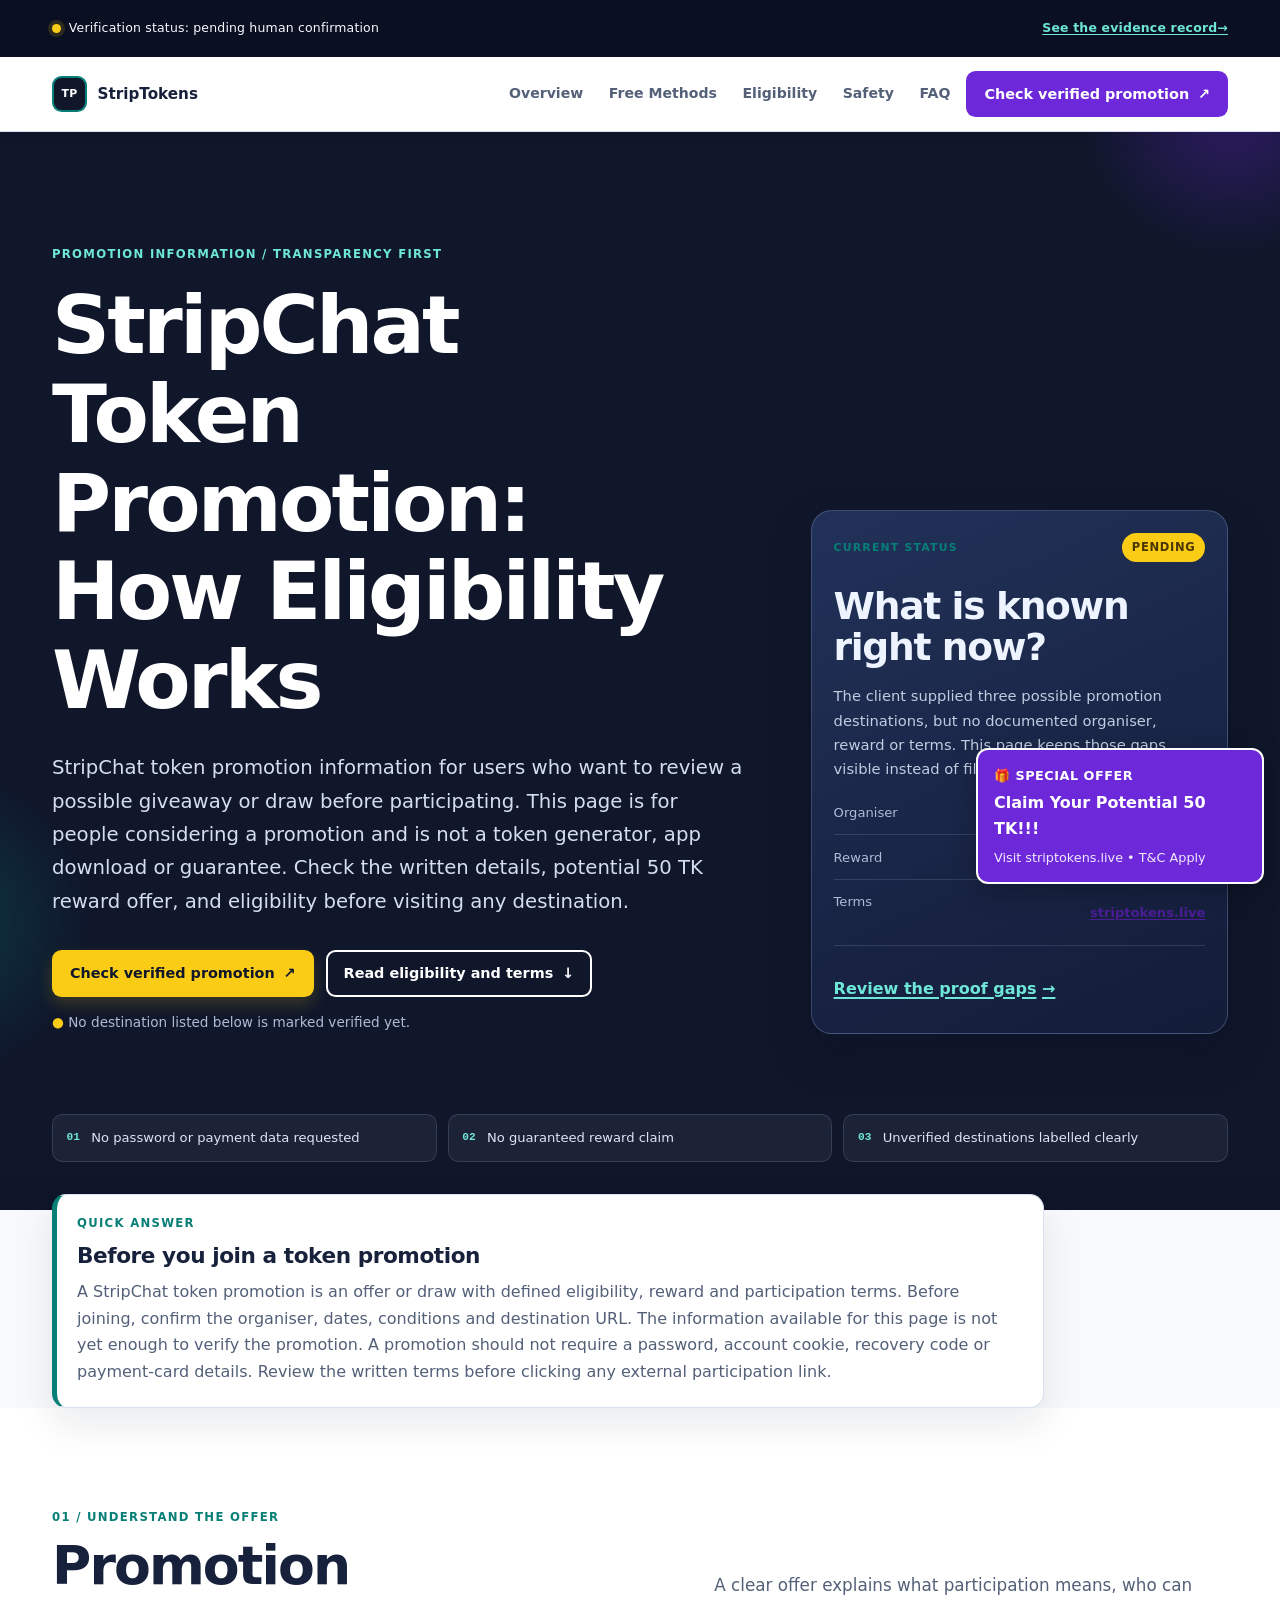
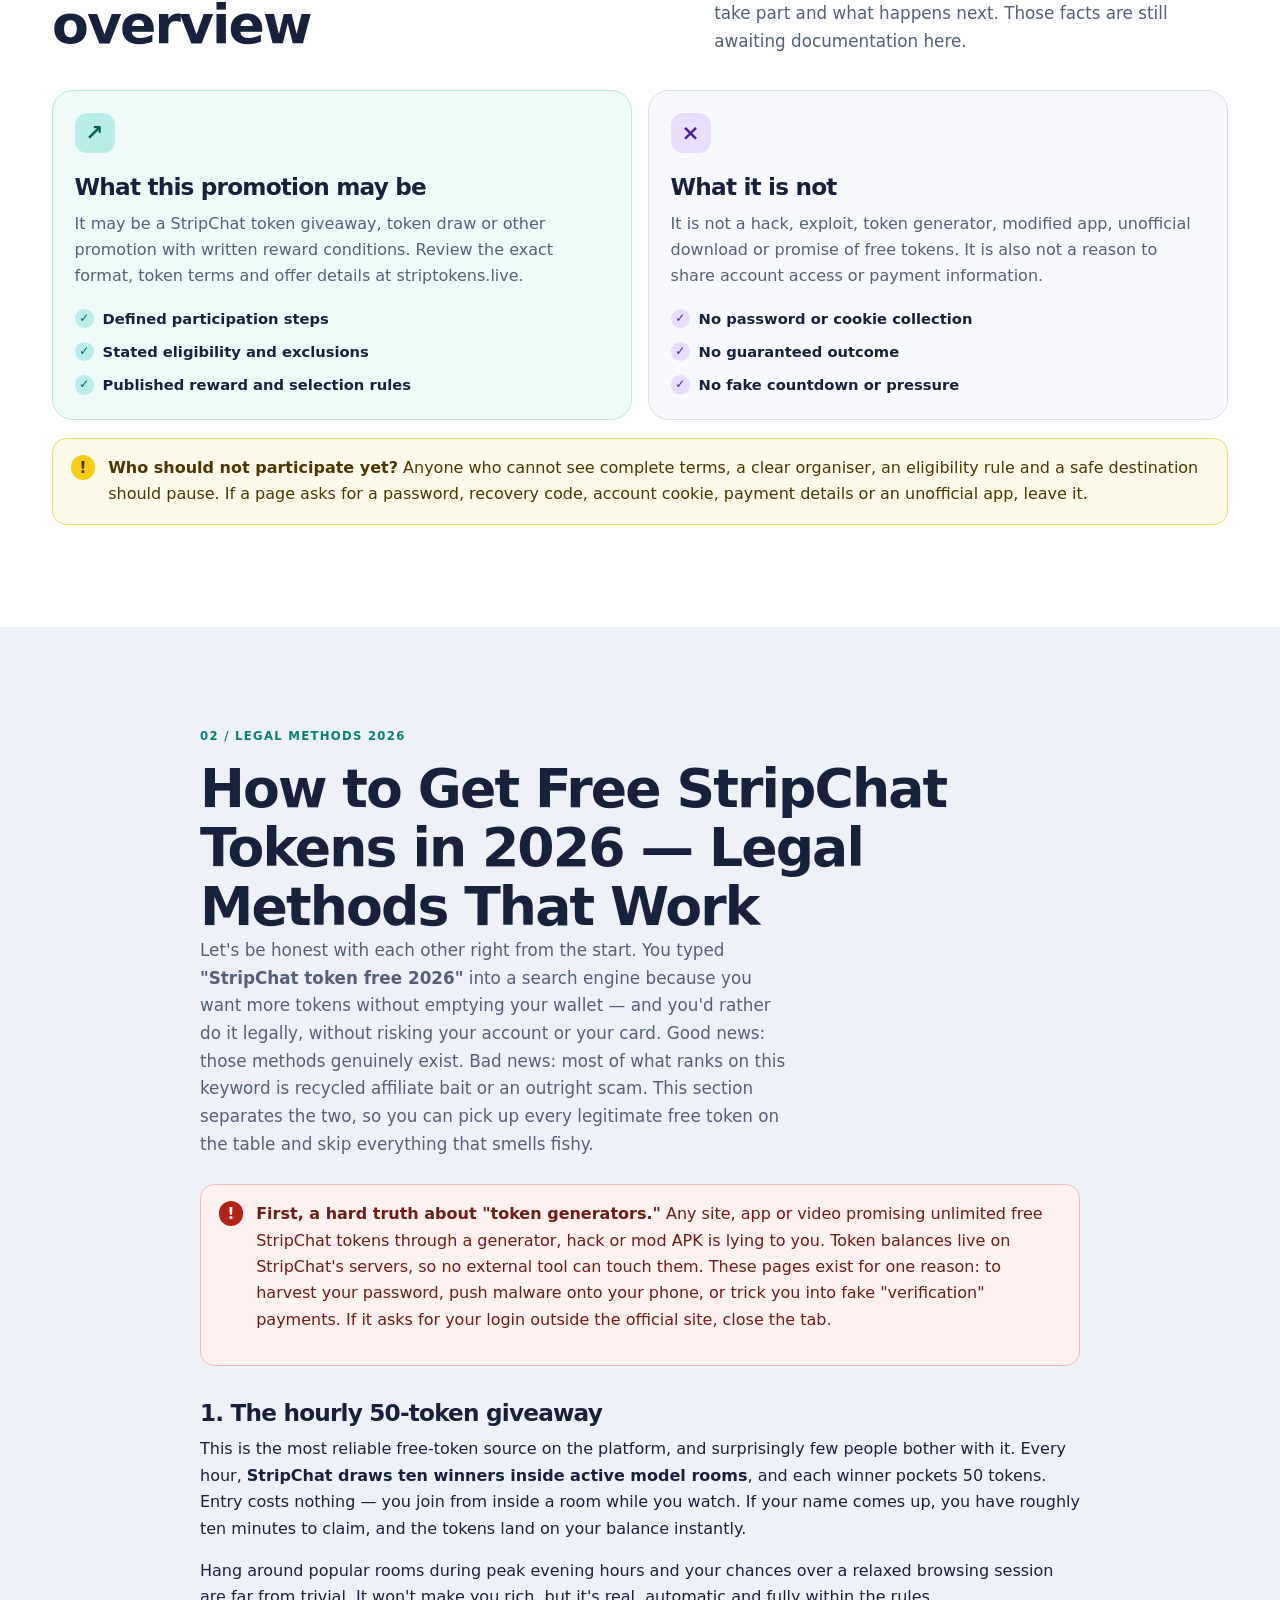
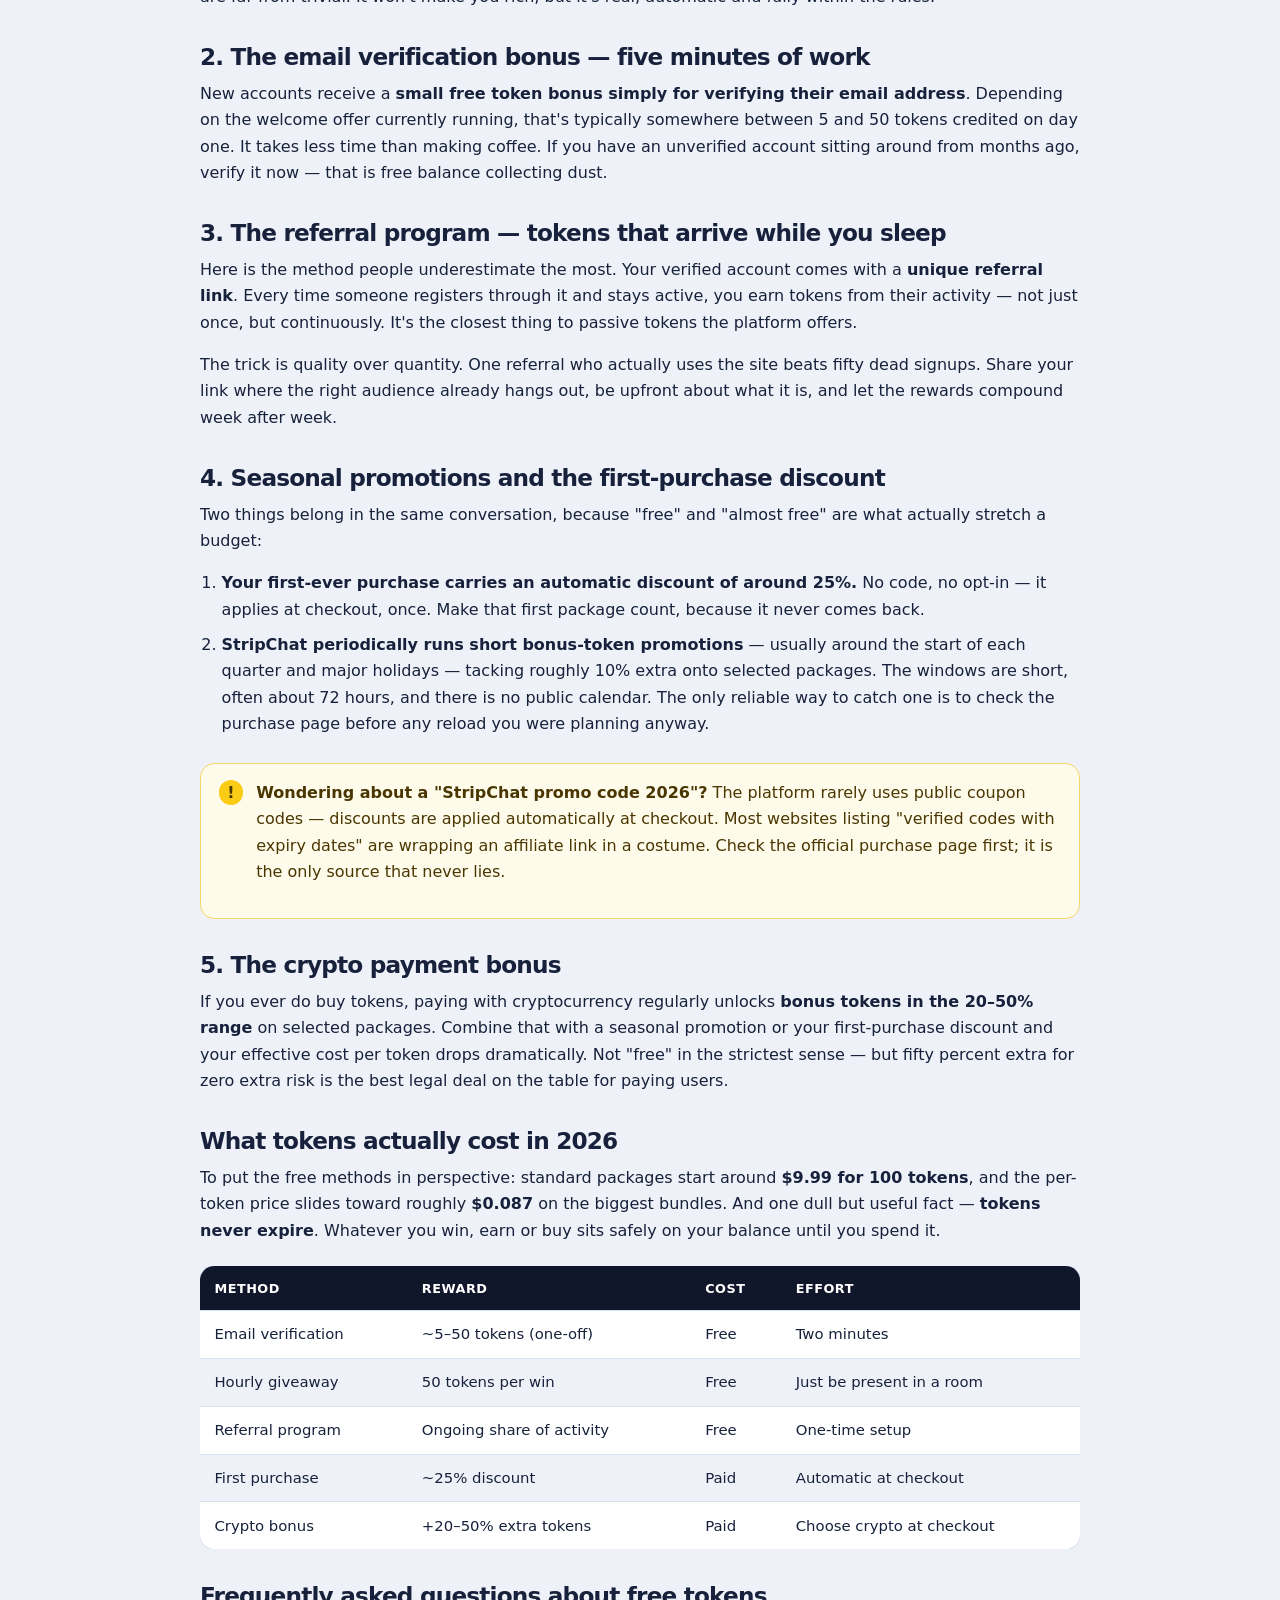
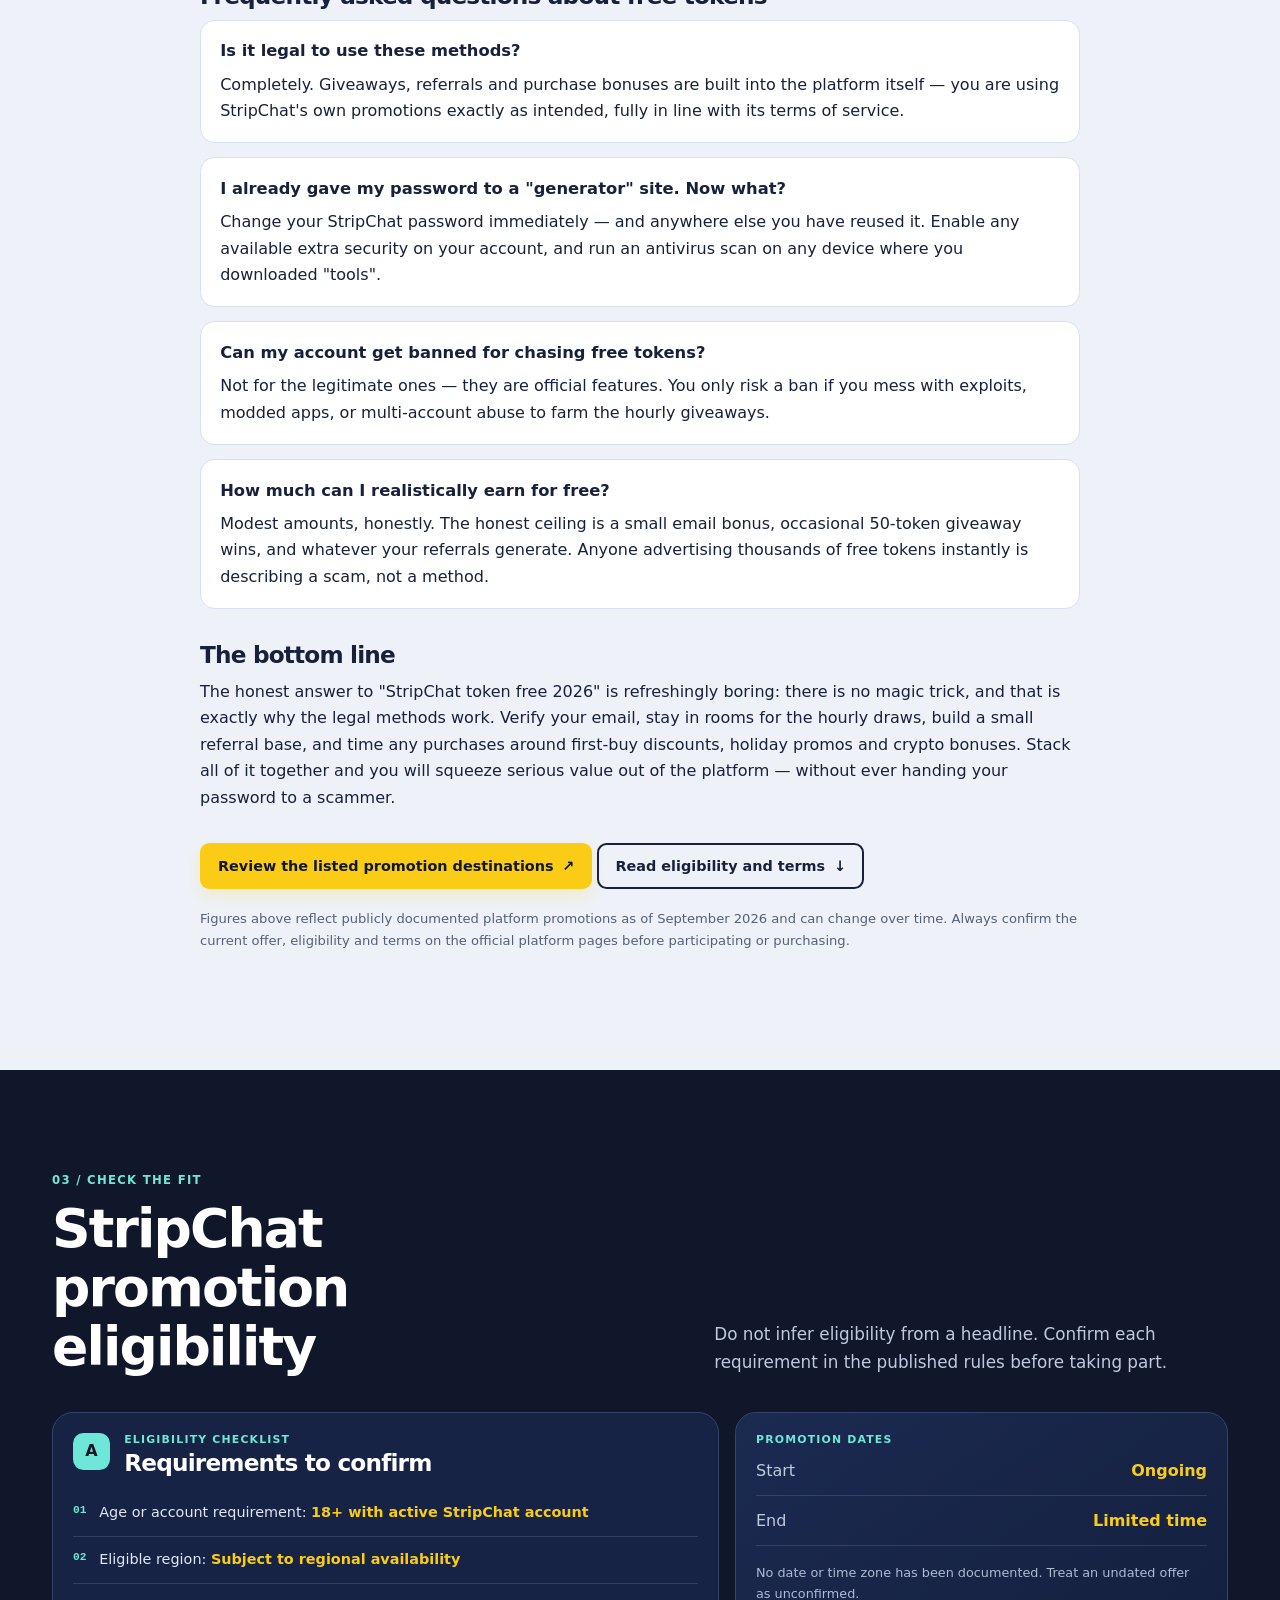
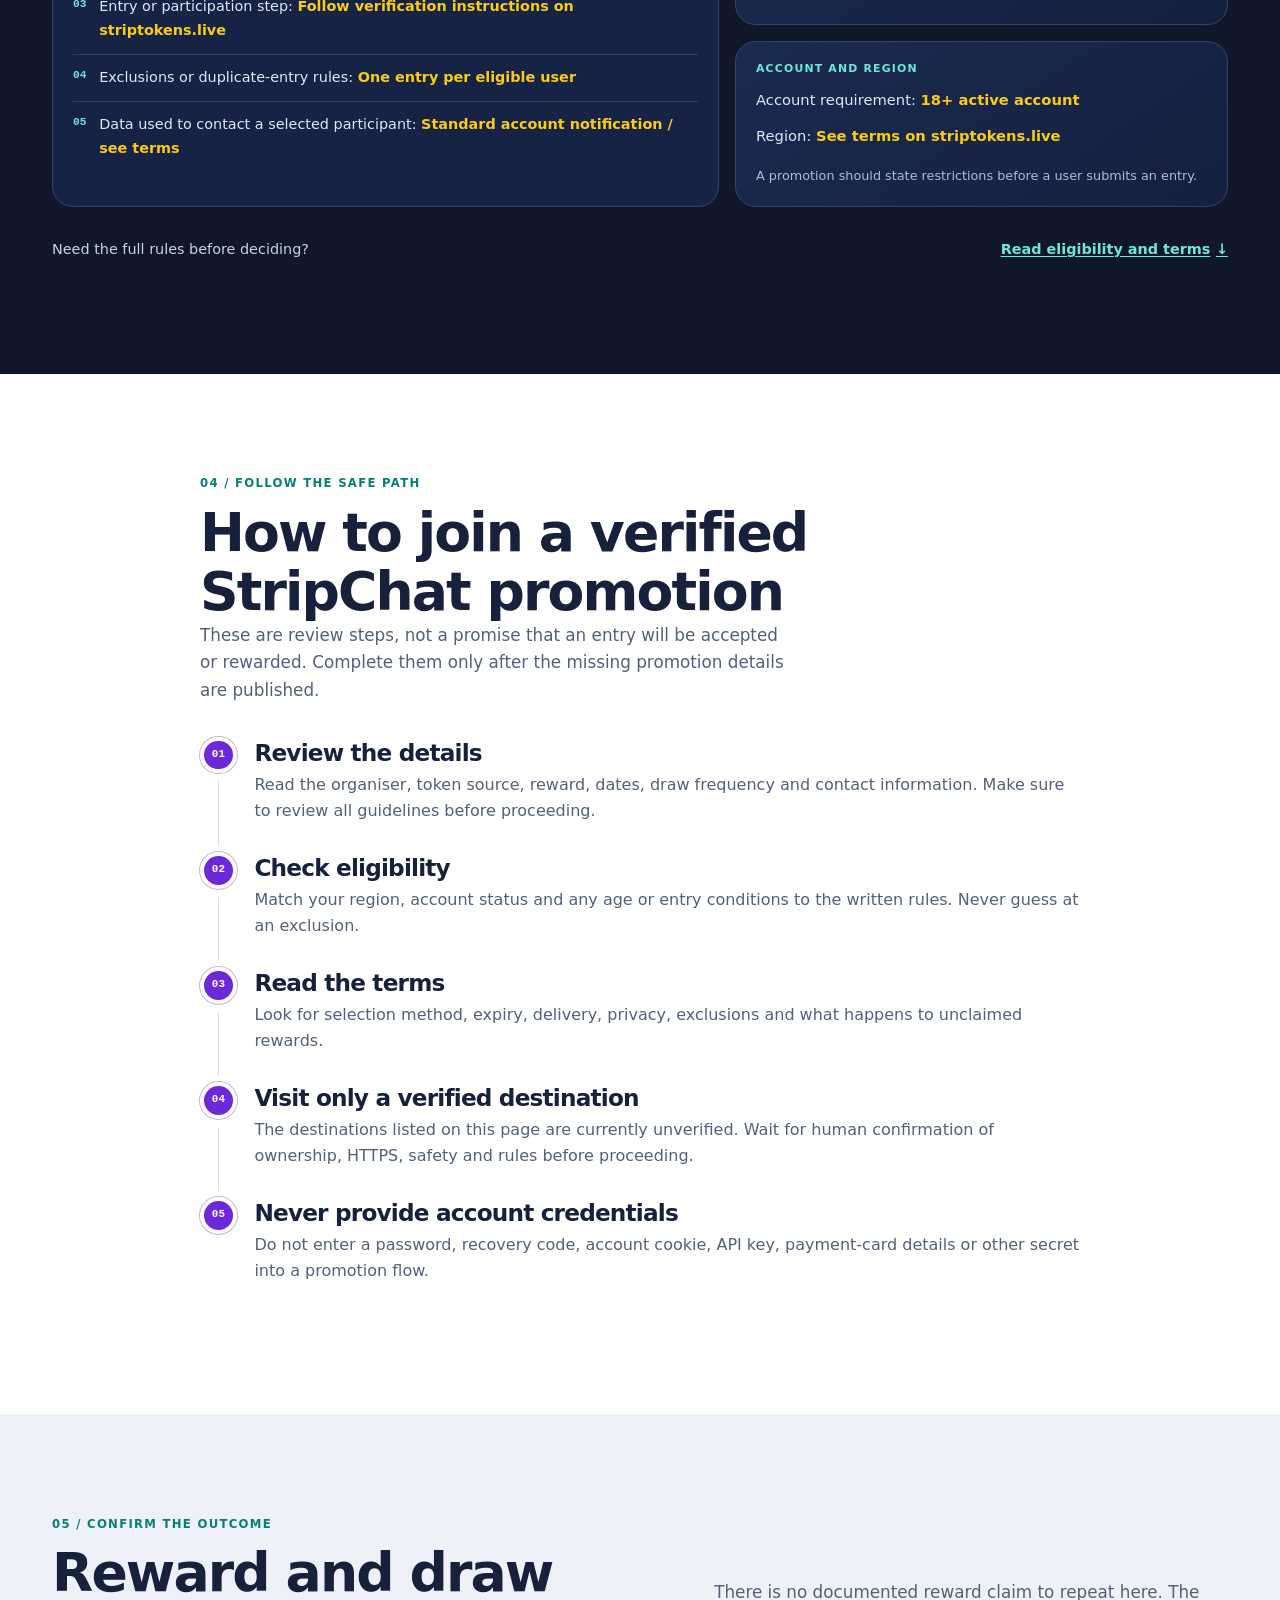
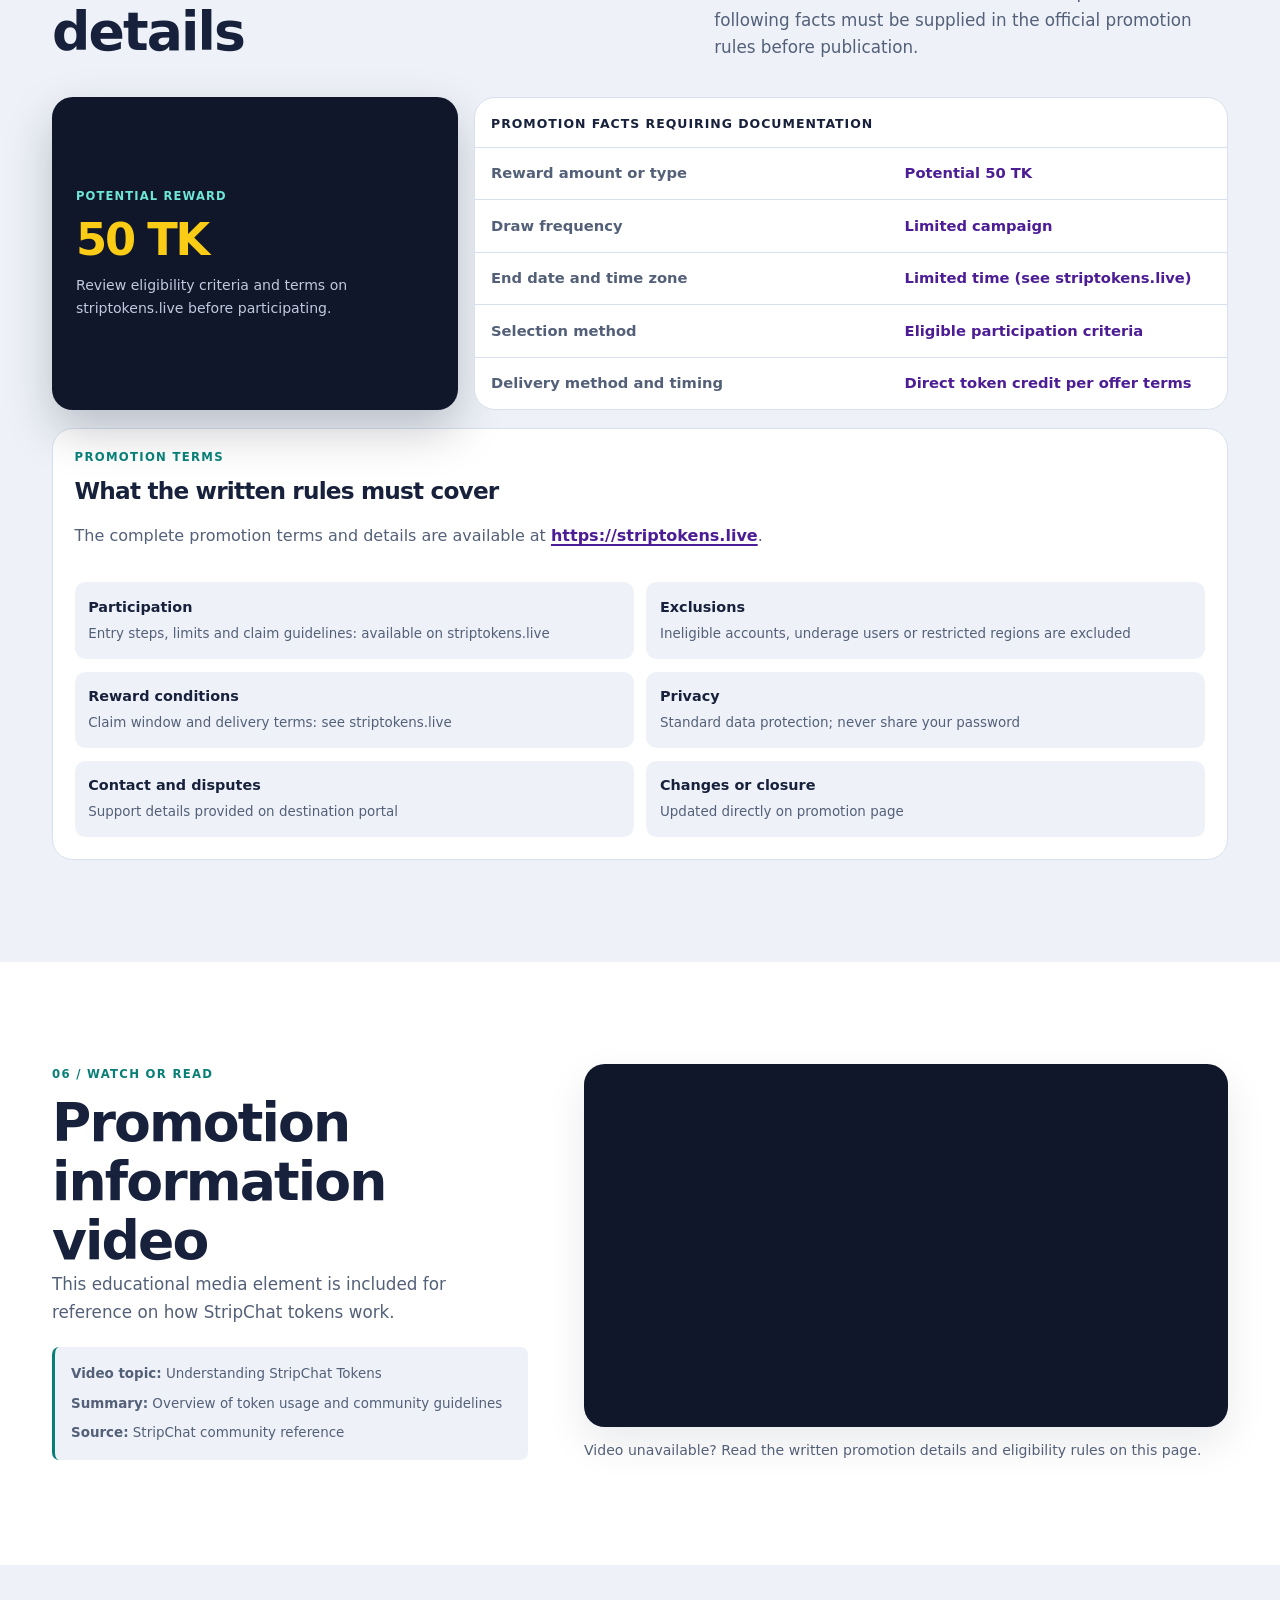
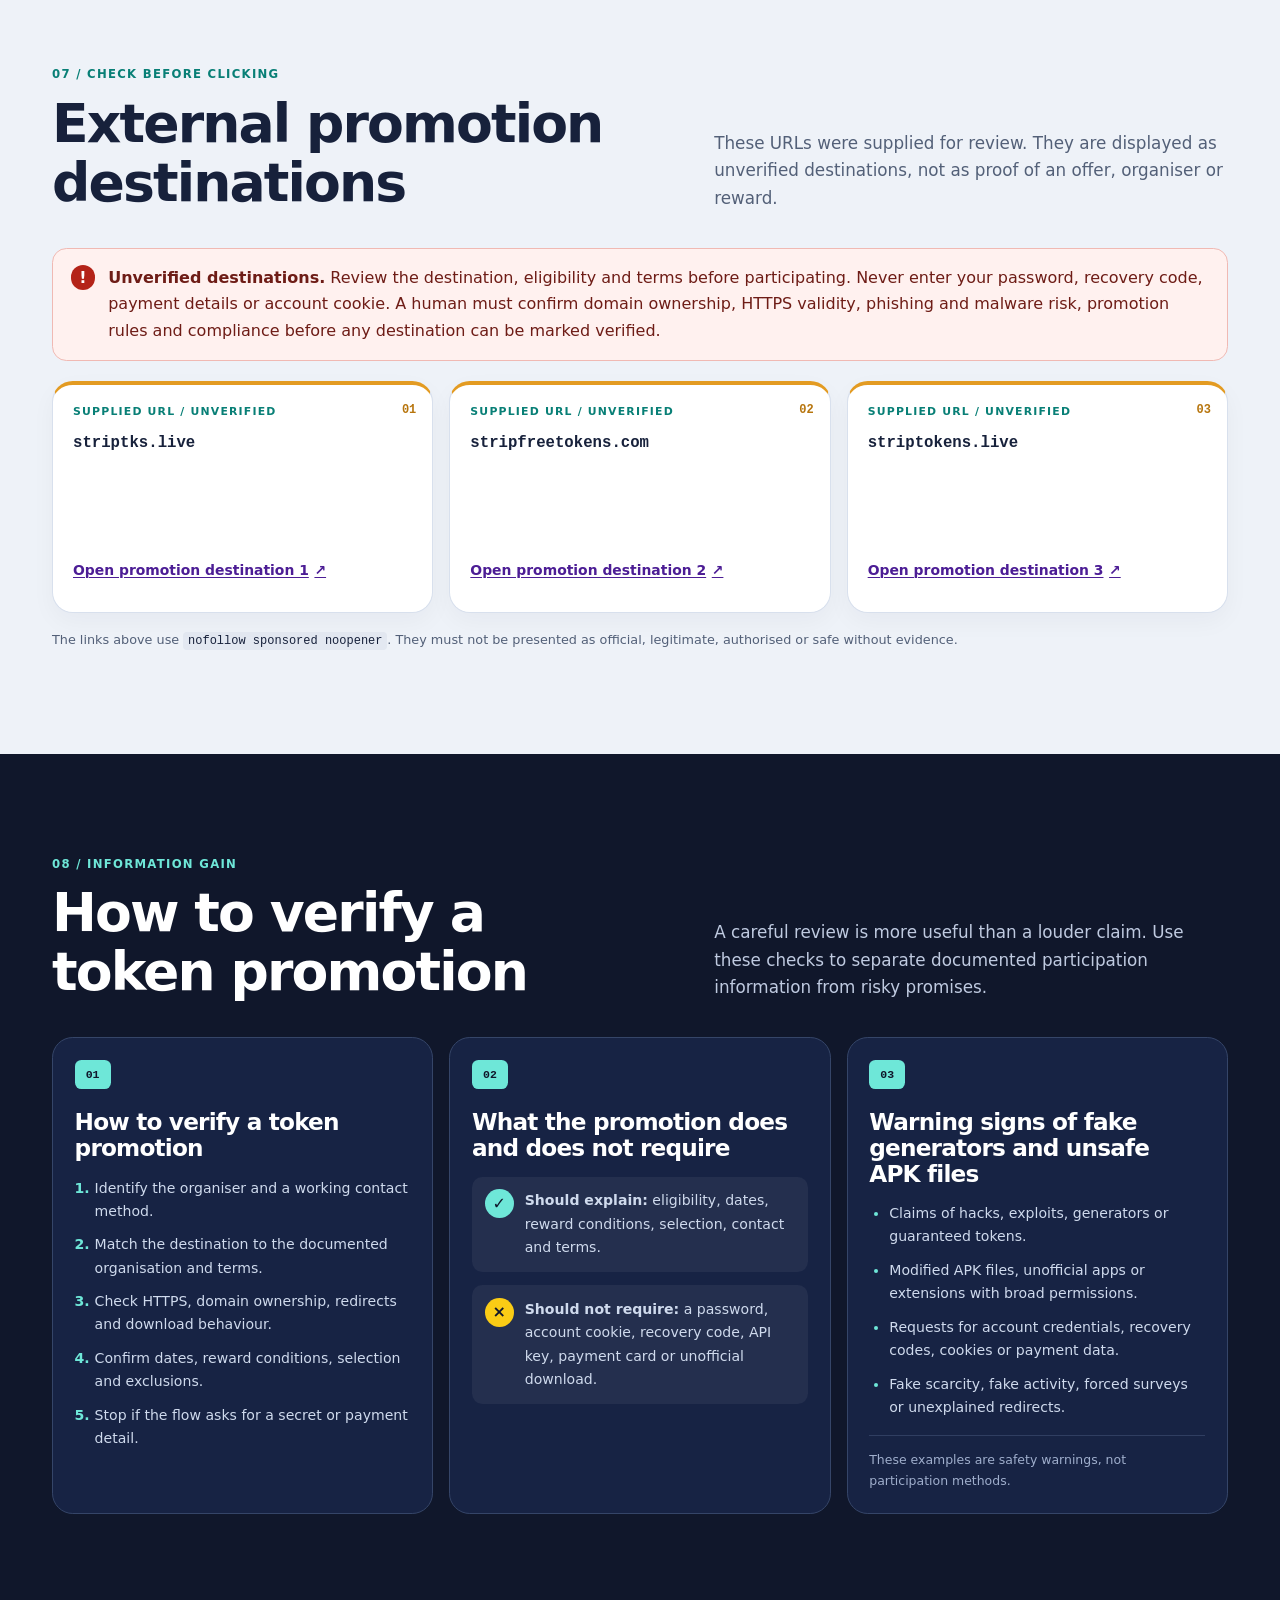
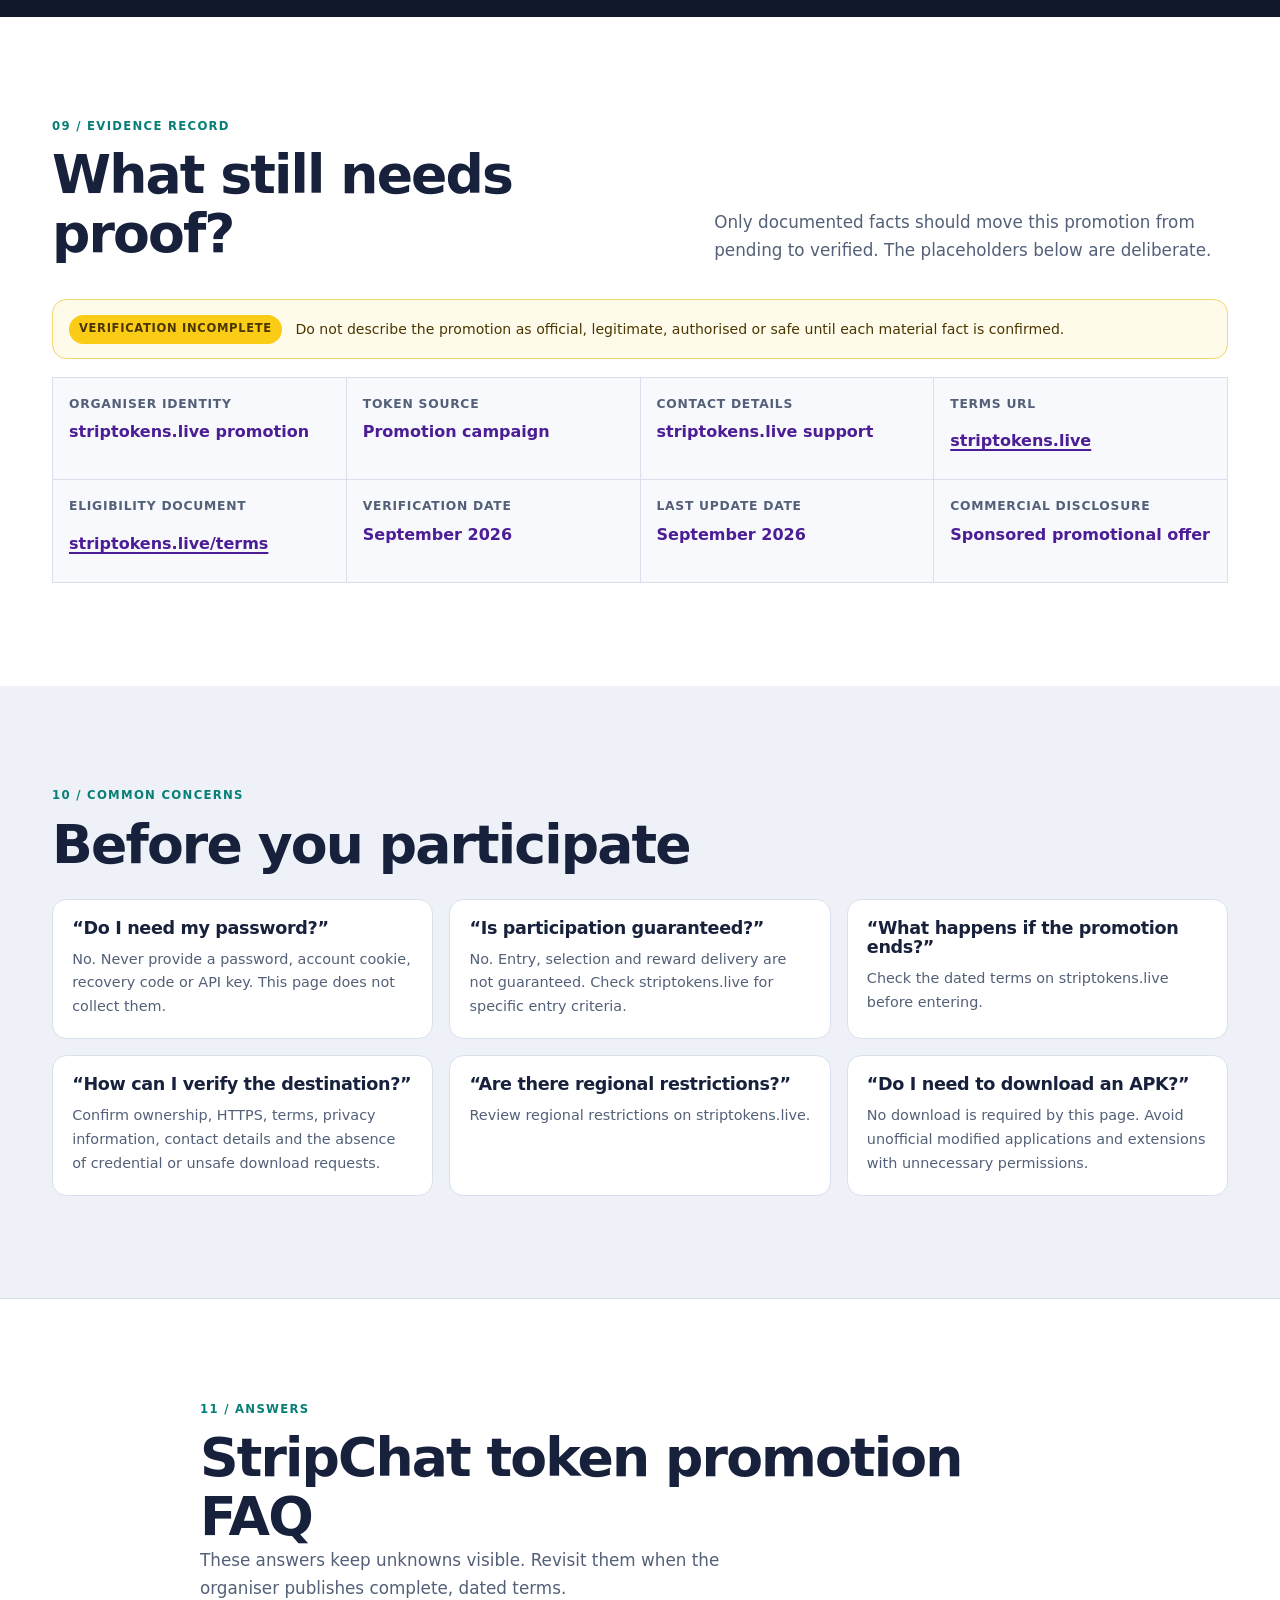
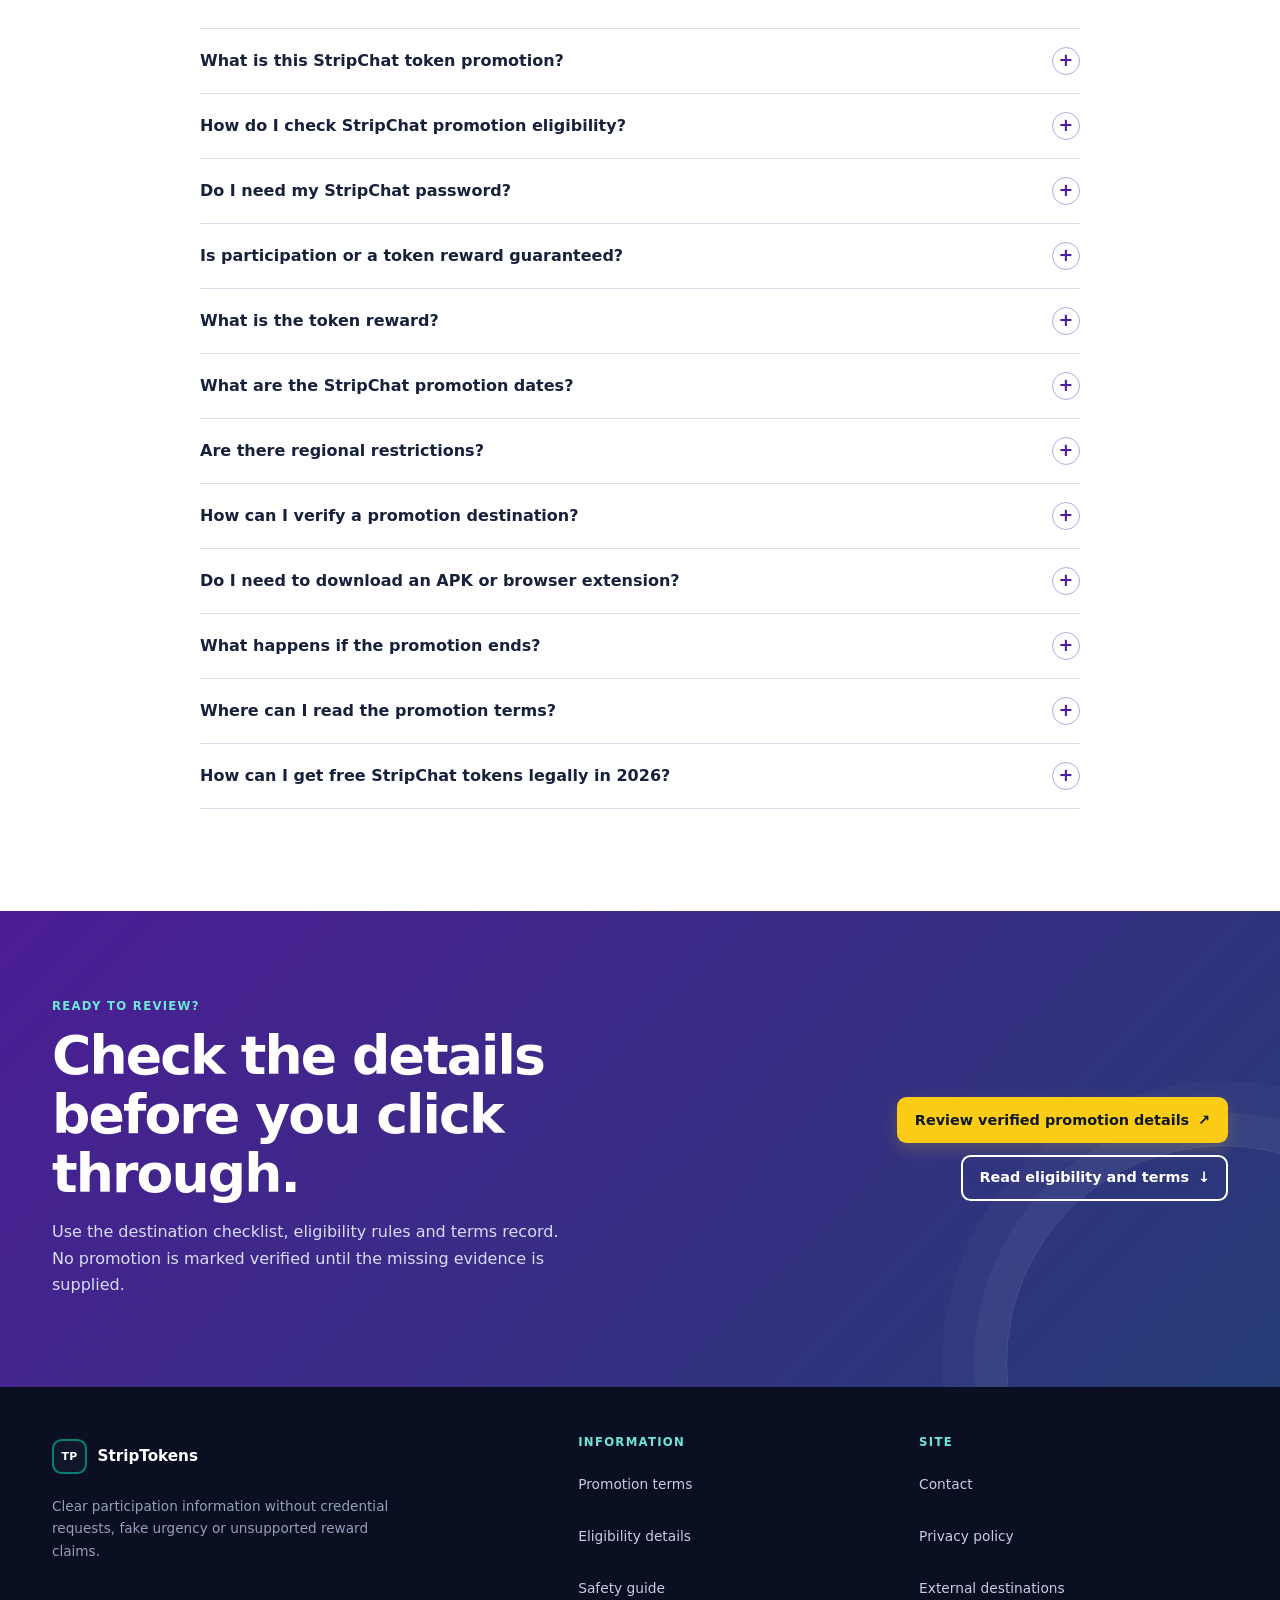
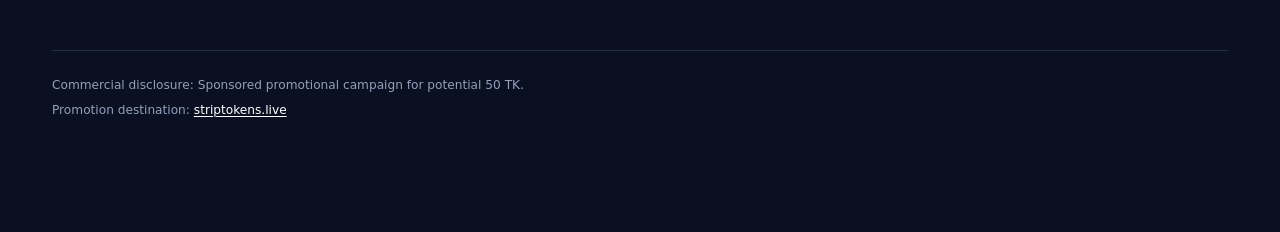
<file: index.html>
<!doctype html>
<html lang="en">
<head>
  <meta charset="utf-8">
  <meta name="viewport" content="width=device-width, initial-scale=1">
<meta name="google-site-verification" content="Xuf94fNm4YX5BqNwEQruet7zaJzvWqv65AoTLLchIj8" />
  <title>StripChat Token FREE Promotion: Eligibility and Terms (2026 - 2027)</title>
  <meta name="description" content="Learn how the StripChat token free promotion works, who may qualify, what conditions apply and how to review the terms before participating.">
  <meta name="robots" content="index,follow">
  <link rel="canonical" href="https://striptokens.github.io/striptokens/">
  <meta name="theme-color" content="#10172b">
  <meta property="og:type" content="website">
  <meta property="og:site_name" content="StripTokens">
  <link rel="icon" href="https://striptokens.github.io/striptokens/ss.ico">
  <meta property="og:title" content="StripChat Token Promotion: Eligibility and Terms">
  <meta property="og:description" content="Review promotion eligibility, dates, reward conditions and safety checks before participating.">
  <meta property="og:url" content="https://striptokens.github.io/striptokens/">
  <meta property="og:image" content="https://striptokens.github.io/striptokens/promotion-information-social.webp">
  <meta property="og:image:alt" content="Information page about StripChat token promotion eligibility and terms">
  <meta name="twitter:card" content="summary_large_image">
  <meta name="twitter:title" content="StripChat Token Promotion: Eligibility and Terms">
  <meta name="twitter:description" content="Review promotion eligibility, dates, reward conditions and safety checks before participating.">
  <meta name="twitter:image" content="https://striptokens.github.io/striptokens/promotion-information-social.webp">
  <link rel="stylesheet" href="styles.css">

  <!--
    WebPage, BreadcrumbList and FAQPage are included below because they describe
    this visible page. Organization and VideoObject schema are intentionally
    omitted until the organiser and video metadata are documented.
  -->
  <script type="application/ld+json">
  {
    "@context": "https://schema.org",
    "@graph": [
      {
        "@type": "WebPage",
        "@id": "https://striptokens.github.io/striptokens/#webpage",
        "url": "https://striptokens.github.io/striptokens/",
        "name": "StripChat Token Promotion: Eligibility and Terms",
        "description": "Review a StripChat token promotion's eligibility, dates, reward conditions, terms and safety checks before participating.",
        "inLanguage": "en",
        "isAccessibleForFree": true
      },
      {
        "@type": "BreadcrumbList",
        "@id": "https://striptokens.github.io/striptokens/#breadcrumbs",
        "itemListElement": [
          {
            "@type": "ListItem",
            "position": 1,
            "name": "Home",
            "item": "https://striptokens.github.io/striptokens/"
          },
          {
            "@type": "ListItem",
            "position": 2,
            "name": "StripChat Token Promotion",
            "item": "https://striptokens.github.io/striptokens/"
          }
        ]
      },
      {
        "@type": "FAQPage",
        "@id": "https://striptokens.github.io/striptokens/#faq",
        "mainEntity": [
          {
            "@type": "Question",
            "name": "What is this StripChat token promotion?",
            "acceptedAnswer": {
              "@type": "Answer",
              "text": "This page describes a proposed StripChat token promotion, giveaway or draw. The organiser, token source, reward, dates, eligibility and terms are specified in the official promotion rules on striptokens.live."
            }
          },
          {
            "@type": "Question",
            "name": "How do I check StripChat promotion eligibility?",
            "acceptedAnswer": {
              "@type": "Answer",
              "text": "Review the eligibility list and promotion dates on this page. Review the promotion rules and eligibility criteria on striptokens.live before participating."
            }
          },
          {
            "@type": "Question",
            "name": "Do I need my StripChat password?",
            "acceptedAnswer": {
              "@type": "Answer",
              "text": "No. This page does not request a password, account cookie, recovery code, API key or payment-card details. Do not provide those details to an external promotion destination."
            }
          },
          {
            "@type": "Question",
            "name": "Is participation or a token reward guaranteed?",
            "acceptedAnswer": {
              "@type": "Answer",
              "text": "No guarantee is made. The reward amount, selection method, draw frequency and delivery method are documented in the published promotion terms."
            }
          },
          {
            "@type": "Question",
            "name": "What is the token reward?",
            "acceptedAnswer": {
              "@type": "Answer",
              "text": "The potential reward is up to 50 tokens (TK) as detailed in the promotion rules on striptokens.live."
            }
          },
          {
            "@type": "Question",
            "name": "What are the StripChat promotion dates?",
            "acceptedAnswer": {
              "@type": "Answer",
              "text": "Check the dated promotion terms directly on striptokens.live before participating."
            }
          },
          {
            "@type": "Question",
            "name": "Are there regional restrictions?",
            "acceptedAnswer": {
              "@type": "Answer",
              "text": "Eligible locations, age (18+) or account requirements are stated in the official promotion terms on striptokens.live."
            }
          },
          {
            "@type": "Question",
            "name": "How can I verify a promotion destination?",
            "acceptedAnswer": {
              "@type": "Answer",
              "text": "Confirm the organiser, domain ownership, HTTPS, written terms, privacy information and lack of credential requests. The three supplied destinations on this page remain unverified until a human confirms those checks."
            }
          },
          {
            "@type": "Question",
            "name": "Do I need to download an APK or browser extension?",
            "acceptedAnswer": {
              "@type": "Answer",
              "text": "No download is required by this page. Avoid unofficial APK files, modified applications and browser extensions that request unnecessary permissions."
            }
          },
          {
            "@type": "Question",
            "name": "What happens if the promotion ends?",
            "acceptedAnswer": {
              "@type": "Answer",
              "text": "The closing time, selection and claim window are detailed in the promotion terms on striptokens.live."
            }
          },
          {
            "@type": "Question",
            "name": "Where can I read the promotion terms?",
            "acceptedAnswer": {
              "@type": "Answer",
              "text": "Official terms and details are available on https://striptokens.live."
            }
          },
          {
            "@type": "Question",
            "name": "How can I get free StripChat tokens in 2026?",
            "acceptedAnswer": {
              "@type": "Answer",
              "text": "The legal methods are built into the platform itself: the hourly 50-token giveaway inside model rooms, the email verification bonus on new accounts, the referral program, and seasonal bonus promotions plus crypto payment bonuses on token packages. Third-party token generators are scams."
            }
          },
          {
            "@type": "Question",
            "name": "Do StripChat token generators or hacks work?",
            "acceptedAnswer": {
              "@type": "Answer",
              "text": "No. Token balances are stored server-side, so no external website, app or APK can add tokens to an account. Generator and hack pages exist to steal passwords, payment details or to push malware."
            }
          },
          {
            "@type": "Question",
            "name": "Is there a StripChat promo code for 2026?",
            "acceptedAnswer": {
              "@type": "Answer",
              "text": "Public coupon codes are rare. Discounts such as the one-time first-purchase discount and short holiday bonus promotions are applied automatically at checkout on the official token purchase page."
            }
          },
          {
            "@type": "Question",
            "name": "Do StripChat tokens expire?",
            "acceptedAnswer": {
              "@type": "Answer",
              "text": "No. Tokens remain on the account balance indefinitely until they are spent, whether they were won in a giveaway, earned by referral or purchased."
            }
          }
        ]
      }
    ]
  }
  </script>

  <!-- ============================================================
       CONTENT PACK STYLES — scoped to the new #methods section only.
       Safe to keep inline, or move to the end of styles.css unchanged.
       Nothing here touches the existing layout.
       ============================================================ -->
  <style>
    .tl-methods p { margin: 0 0 1rem; }
    .tl-methods h3 { margin: 2.1rem 0 .7rem; }
    .tl-methods ol, .tl-methods ul { margin: .25rem 0 1.25rem 1.35rem; padding: 0; }
    .tl-methods li { margin-bottom: .55rem; }
    .tl-methods .callout { margin: 1.6rem 0; }
    .tl-table-wrap { margin: 1.4rem 0 2rem; overflow-x: auto; }
    .tl-table { width: 100%; border-collapse: collapse; font-size: .93rem; background: var(--white); border-radius: var(--radius-md); overflow: hidden; box-shadow: 0 1px 0 var(--line), 0 0 0 1px var(--line); }
    .tl-table th, .tl-table td { padding: .7rem .9rem; text-align: left; border-bottom: 1px solid var(--line); vertical-align: top; }
    .tl-table thead th { background: var(--navy); color: var(--white); font-size: .8rem; letter-spacing: .04em; text-transform: uppercase; }
    .tl-table tbody tr:nth-child(even) { background: var(--soft); }
    .tl-table tbody tr:last-child td { border-bottom: 0; }
    .tl-faq-item { margin-bottom: .9rem; padding: 1.1rem 1.2rem; background: var(--white); border: 1px solid var(--line); border-radius: var(--radius-md); }
    .tl-faq-item h4 { margin: 0 0 .4rem; font-size: 1.02rem; }
    .tl-faq-item p:last-child { margin-bottom: 0; }
    .tl-methods .tl-note { margin-top: 1.2rem; color: var(--ink-muted); font-size: .82rem; }
    .tl-methods .tl-cta { margin-top: 2rem; }
  </style>
</head>
<body>
  <a class="skip-link" href="#main-content">Skip to main content</a>

  <div class="site-shell" id="top">
    <div class="notice-bar">
      <div class="container notice-bar__inner">
        <span class="notice-bar__status"><span class="status-dot" aria-hidden="true"></span> Verification status: pending human confirmation</span>
        <a href="#proof">See the evidence record <span aria-hidden="true">→</span></a>
      </div>
    </div>

    <header class="site-header">
      <div class="container site-header__inner">
        <a class="brand" href="#top" aria-label="Promotion information home">
          <span class="brand__mark" aria-hidden="true">TP</span>
          <span class="brand__name">StripTokens</span>
        </a>
        <nav class="primary-nav" aria-label="Primary navigation">
          <ul>
            <li><a href="#overview">Overview</a></li>
            <li><a href="#methods">Free Methods</a></li>
            <li><a href="#eligibility">Eligibility</a></li>
            <li><a href="#safety">Safety</a></li>
            <li><a href="#faq">FAQ</a></li>
          </ul>
        </nav>
        <a class="button button--header" href="#destinations" data-event="check-verified-promotion">Check verified promotion <span aria-hidden="true">↗</span></a>
      </div>
    </header>

    <main id="main-content">
      <section class="hero" aria-labelledby="page-title">
        <div class="hero__glow hero__glow--one" aria-hidden="true"></div>
        <div class="hero__glow hero__glow--two" aria-hidden="true"></div>
        <div class="container hero__inner">
          <div class="hero__copy">
            <p class="eyebrow eyebrow--bright">Promotion information / transparency first</p>
            <h1 id="page-title">StripChat Token Promotion: How Eligibility Works</h1>
            <p class="hero__lede">StripChat token promotion information for users who want to review a possible giveaway or draw before participating. This page is for people considering a promotion and is not a token generator, app download or guarantee. Check the written details, potential 50 TK reward offer, and eligibility before visiting any destination.</p>
            <div class="hero__actions">
              <a class="button button--primary" href="#destinations" data-event="check-verified-promotion">Check verified promotion <span aria-hidden="true">↗</span></a>
              <a class="button button--ghost" href="#terms" data-event="read-eligibility-terms">Read eligibility and terms <span aria-hidden="true">↓</span></a>
            </div>
            <p class="hero__microcopy"><span aria-hidden="true">●</span> No destination listed below is marked verified yet.</p>
          </div>

          <aside class="hero-card" aria-label="Current verification summary">
            <div class="hero-card__topline">
              <span class="label">Current status</span>
              <span class="status-pill status-pill--pending">Pending</span>
            </div>
            <h2>What is known right now?</h2>
            <p>The client supplied three possible promotion destinations, but no documented organiser, reward or terms. This page keeps those gaps visible instead of filling them with assumptions.</p>
            <dl class="compact-facts">
              <div>
                <dt>Organiser</dt>
                <dd>striptokens.live</dd>
              </div>
              <div>
                <dt>Reward</dt>
                <dd>Potential 50 TK</dd>
              </div>
              <div>
                <dt>Terms</dt>
                <dd><a class="text-link" href="https://striptokens.live" target="_blank" rel="nofollow sponsored noopener">striptokens.live</a></dd>
              </div>
            </dl>
            <a class="text-link text-link--light" href="#proof">Review the proof gaps <span aria-hidden="true">→</span></a>
          </aside>
        </div>
        <div class="container hero-facts" aria-label="Page safeguards">
          <div class="hero-fact"><span class="hero-fact__number">01</span><span>No password or payment data requested</span></div>
          <div class="hero-fact"><span class="hero-fact__number">02</span><span>No guaranteed reward claim</span></div>
          <div class="hero-fact"><span class="hero-fact__number">03</span><span>Unverified destinations labelled clearly</span></div>
        </div>
      </section>

      <section class="direct-answer" aria-labelledby="direct-answer-title">
        <div class="container">
          <div class="direct-answer__card">
            <div class="section-kicker">Quick answer</div>
            <h2 id="direct-answer-title">Before you join a token promotion</h2>
            <p>A StripChat token promotion is an offer or draw with defined eligibility, reward and participation terms. Before joining, confirm the organiser, dates, conditions and destination URL. The information available for this page is not yet enough to verify the promotion. A promotion should not require a password, account cookie, recovery code or payment-card details. Review the written terms before clicking any external participation link.</p>
          </div>
        </div>
      </section>

      <section class="section section--light" id="overview" aria-labelledby="overview-title">
        <div class="container">
          <div class="section-heading">
            <div>
              <p class="eyebrow">01 / Understand the offer</p>
              <h2 id="overview-title">Promotion overview</h2>
            </div>
            <p class="section-heading__intro">A clear offer explains what participation means, who can take part and what happens next. Those facts are still awaiting documentation here.</p>
          </div>
          <div class="two-up">
            <article class="info-card info-card--accent">
              <div class="card-icon card-icon--teal" aria-hidden="true">↗</div>
              <h3>What this promotion may be</h3>
              <p>It may be a StripChat token giveaway, token draw or other promotion with written reward conditions. Review the exact format, token terms and offer details at striptokens.live.</p>
              <ul class="check-list">
                <li>Defined participation steps</li>
                <li>Stated eligibility and exclusions</li>
                <li>Published reward and selection rules</li>
              </ul>
            </article>
            <article class="info-card">
              <div class="card-icon card-icon--purple" aria-hidden="true">×</div>
              <h3>What it is not</h3>
              <p>It is not a hack, exploit, token generator, modified app, unofficial download or promise of free tokens. It is also not a reason to share account access or payment information.</p>
              <ul class="check-list check-list--muted">
                <li>No password or cookie collection</li>
                <li>No guaranteed outcome</li>
                <li>No fake countdown or pressure</li>
              </ul>
            </article>
          </div>
          <div class="callout callout--amber" role="note">
            <span class="callout__icon" aria-hidden="true">!</span>
            <p><strong>Who should not participate yet?</strong> Anyone who cannot see complete terms, a clear organiser, an eligibility rule and a safe destination should pause. If a page asks for a password, recovery code, account cookie, payment details or an unofficial app, leave it.</p>
          </div>
        </div>
      </section>

      <!-- ============================================================
           CONTENT PACK — NEW SECTION "Legal methods 2026"
           Inserted between #overview and #eligibility.
           ============================================================ -->
      <section class="section section--soft" id="methods" aria-labelledby="methods-title">
        <div class="container narrow-container tl-methods">
          <p class="eyebrow">02 / Legal methods 2026</p>
          <h2 id="methods-title">How to Get Free StripChat Tokens in 2026 — Legal Methods That Work</h2>
          <p class="section-lede">Let's be honest with each other right from the start. You typed <strong>"StripChat token free 2026"</strong> into a search engine because you want more tokens without emptying your wallet — and you'd rather do it legally, without risking your account or your card. Good news: those methods genuinely exist. Bad news: most of what ranks on this keyword is recycled affiliate bait or an outright scam. This section separates the two, so you can pick up every legitimate free token on the table and skip everything that smells fishy.</p>

          <div class="callout callout--red" role="note">
            <span class="callout__icon" aria-hidden="true">!</span>
            <p><strong>First, a hard truth about "token generators."</strong> Any site, app or video promising unlimited free StripChat tokens through a generator, hack or mod APK is lying to you. Token balances live on StripChat's servers, so no external tool can touch them. These pages exist for one reason: to harvest your password, push malware onto your phone, or trick you into fake "verification" payments. If it asks for your login outside the official site, close the tab.</p>
          </div>

          <h3>1. The hourly 50-token giveaway</h3>
          <p>This is the most reliable free-token source on the platform, and surprisingly few people bother with it. Every hour, <strong>StripChat draws ten winners inside active model rooms</strong>, and each winner pockets 50 tokens. Entry costs nothing — you join from inside a room while you watch. If your name comes up, you have roughly ten minutes to claim, and the tokens land on your balance instantly.</p>
          <p>Hang around popular rooms during peak evening hours and your chances over a relaxed browsing session are far from trivial. It won't make you rich, but it's real, automatic and fully within the rules.</p>

          <h3>2. The email verification bonus — five minutes of work</h3>
          <p>New accounts receive a <strong>small free token bonus simply for verifying their email address</strong>. Depending on the welcome offer currently running, that's typically somewhere between 5 and 50 tokens credited on day one. It takes less time than making coffee. If you have an unverified account sitting around from months ago, verify it now — that is free balance collecting dust.</p>

          <h3>3. The referral program — tokens that arrive while you sleep</h3>
          <p>Here is the method people underestimate the most. Your verified account comes with a <strong>unique referral link</strong>. Every time someone registers through it and stays active, you earn tokens from their activity — not just once, but continuously. It's the closest thing to passive tokens the platform offers.</p>
          <p>The trick is quality over quantity. One referral who actually uses the site beats fifty dead signups. Share your link where the right audience already hangs out, be upfront about what it is, and let the rewards compound week after week.</p>

          <h3>4. Seasonal promotions and the first-purchase discount</h3>
          <p>Two things belong in the same conversation, because "free" and "almost free" are what actually stretch a budget:</p>
          <ol>
            <li><strong>Your first-ever purchase carries an automatic discount of around 25%.</strong> No code, no opt-in — it applies at checkout, once. Make that first package count, because it never comes back.</li>
            <li><strong>StripChat periodically runs short bonus-token promotions</strong> — usually around the start of each quarter and major holidays — tacking roughly 10% extra onto selected packages. The windows are short, often about 72 hours, and there is no public calendar. The only reliable way to catch one is to check the purchase page before any reload you were planning anyway.</li>
          </ol>

          <div class="callout callout--amber" role="note">
            <span class="callout__icon" aria-hidden="true">!</span>
            <p><strong>Wondering about a "StripChat promo code 2026"?</strong> The platform rarely uses public coupon codes — discounts are applied automatically at checkout. Most websites listing "verified codes with expiry dates" are wrapping an affiliate link in a costume. Check the official purchase page first; it is the only source that never lies.</p>
          </div>

          <h3>5. The crypto payment bonus</h3>
          <p>If you ever do buy tokens, paying with cryptocurrency regularly unlocks <strong>bonus tokens in the 20–50% range</strong> on selected packages. Combine that with a seasonal promotion or your first-purchase discount and your effective cost per token drops dramatically. Not "free" in the strictest sense — but fifty percent extra for zero extra risk is the best legal deal on the table for paying users.</p>

          <h3>What tokens actually cost in 2026</h3>
          <p>To put the free methods in perspective: standard packages start around <strong>$9.99 for 100 tokens</strong>, and the per-token price slides toward roughly <strong>$0.087</strong> on the biggest bundles. And one dull but useful fact — <strong>tokens never expire</strong>. Whatever you win, earn or buy sits safely on your balance until you spend it.</p>

          <div class="tl-table-wrap">
            <table class="tl-table">
              <thead>
                <tr><th>Method</th><th>Reward</th><th>Cost</th><th>Effort</th></tr>
              </thead>
              <tbody>
                <tr><td>Email verification</td><td>~5–50 tokens (one-off)</td><td>Free</td><td>Two minutes</td></tr>
                <tr><td>Hourly giveaway</td><td>50 tokens per win</td><td>Free</td><td>Just be present in a room</td></tr>
                <tr><td>Referral program</td><td>Ongoing share of activity</td><td>Free</td><td>One-time setup</td></tr>
                <tr><td>First purchase</td><td>~25% discount</td><td>Paid</td><td>Automatic at checkout</td></tr>
                <tr><td>Crypto bonus</td><td>+20–50% extra tokens</td><td>Paid</td><td>Choose crypto at checkout</td></tr>
              </tbody>
            </table>
          </div>

          <h3>Frequently asked questions about free tokens</h3>

          <div class="tl-faq-item">
            <h4>Is it legal to use these methods?</h4>
            <p>Completely. Giveaways, referrals and purchase bonuses are built into the platform itself — you are using StripChat's own promotions exactly as intended, fully in line with its terms of service.</p>
          </div>

          <div class="tl-faq-item">
            <h4>I already gave my password to a "generator" site. Now what?</h4>
            <p>Change your StripChat password immediately — and anywhere else you have reused it. Enable any available extra security on your account, and run an antivirus scan on any device where you downloaded "tools".</p>
          </div>

          <div class="tl-faq-item">
            <h4>Can my account get banned for chasing free tokens?</h4>
            <p>Not for the legitimate ones — they are official features. You only risk a ban if you mess with exploits, modded apps, or multi-account abuse to farm the hourly giveaways.</p>
          </div>

          <div class="tl-faq-item">
            <h4>How much can I realistically earn for free?</h4>
            <p>Modest amounts, honestly. The honest ceiling is a small email bonus, occasional 50-token giveaway wins, and whatever your referrals generate. Anyone advertising thousands of free tokens instantly is describing a scam, not a method.</p>
          </div>

          <h3>The bottom line</h3>
          <p>The honest answer to "StripChat token free 2026" is refreshingly boring: there is no magic trick, and that is exactly why the legal methods work. Verify your email, stay in rooms for the hourly draws, build a small referral base, and time any purchases around first-buy discounts, holiday promos and crypto bonuses. Stack all of it together and you will squeeze serious value out of the platform — without ever handing your password to a scammer.</p>

          <div class="tl-cta">
            <a class="button button--primary" href="#destinations" data-event="check-listed-promotion">Review the listed promotion destinations <span aria-hidden="true">↗</span></a>
            <a class="button button--ghost" href="#terms" data-event="read-eligibility-terms">Read eligibility and terms <span aria-hidden="true">↓</span></a>
          </div>

          <p class="tl-note">Figures above reflect publicly documented platform promotions as of September 2026 and can change over time. Always confirm the current offer, eligibility and terms on the official platform pages before participating or purchasing.</p>
        </div>
      </section>
      <!-- ===================== CONTENT PACK: END ===================== -->

      <section class="section section--navy" id="eligibility" aria-labelledby="eligibility-title">
        <div class="container">
          <div class="section-heading section-heading--light">
            <div>
              <p class="eyebrow eyebrow--bright">03 / Check the fit</p>
              <h2 id="eligibility-title">StripChat promotion eligibility</h2>
            </div>
            <p class="section-heading__intro">Do not infer eligibility from a headline. Confirm each requirement in the published rules before taking part.</p>
          </div>
          <div class="eligibility-layout">
            <article class="eligibility-card">
              <div class="eligibility-card__header">
                <span class="card-index">A</span>
                <div>
                  <p class="label label--light">Eligibility checklist</p>
                  <h3>Requirements to confirm</h3>
                </div>
              </div>
              <ul class="plain-list plain-list--light">
                <li><span class="list-marker" aria-hidden="true">01</span><span>Age or account requirement: <strong>18+ with active StripChat account</strong></span></li>
                <li><span class="list-marker" aria-hidden="true">02</span><span>Eligible region: <strong>Subject to regional availability</strong></span></li>
                <li><span class="list-marker" aria-hidden="true">03</span><span>Entry or participation step: <strong>Follow verification instructions on striptokens.live</strong></span></li>
                <li><span class="list-marker" aria-hidden="true">04</span><span>Exclusions or duplicate-entry rules: <strong>One entry per eligible user</strong></span></li>
                <li><span class="list-marker" aria-hidden="true">05</span><span>Data used to contact a selected participant: <strong>Standard account notification / see terms</strong></span></li>
              </ul>
            </article>
            <div class="eligibility-details">
              <div class="detail-panel">
                <p class="label label--light">Promotion dates</p>
                <div class="date-line"><span>Start</span><strong>Ongoing</strong></div>
                <div class="date-line"><span>End</span><strong>Limited time</strong></div>
                <p class="detail-note">No date or time zone has been documented. Treat an undated offer as unconfirmed.</p>
              </div>
              <div class="detail-panel">
                <p class="label label--light">Account and region</p>
                <p class="detail-value">Account requirement: <strong>18+ active account</strong></p>
                <p class="detail-value">Region: <strong>See terms on striptokens.live</strong></p>
                <p class="detail-note">A promotion should state restrictions before a user submits an entry.</p>
              </div>
            </div>
          </div>
          <div class="section-action section-action--dark">
            <span>Need the full rules before deciding?</span>
            <a class="text-link text-link--light" href="#terms" data-event="read-eligibility-terms">Read eligibility and terms <span aria-hidden="true">↓</span></a>
          </div>
        </div>
      </section>

      <section class="section section--light" id="how-it-works" aria-labelledby="how-title">
        <div class="container narrow-container">
          <p class="eyebrow">04 / Follow the safe path</p>
          <h2 id="how-title">How to join a verified StripChat promotion</h2>
          <p class="section-lede">These are review steps, not a promise that an entry will be accepted or rewarded. Complete them only after the missing promotion details are published.</p>
          <ol class="steps">
            <li class="step">
              <span class="step__number">01</span>
              <div><h3>Review the details</h3><p>Read the organiser, token source, reward, dates, draw frequency and contact information. Make sure to review all guidelines before proceeding.</p></div>
            </li>
            <li class="step">
              <span class="step__number">02</span>
              <div><h3>Check eligibility</h3><p>Match your region, account status and any age or entry conditions to the written rules. Never guess at an exclusion.</p></div>
            </li>
            <li class="step">
              <span class="step__number">03</span>
              <div><h3>Read the terms</h3><p>Look for selection method, expiry, delivery, privacy, exclusions and what happens to unclaimed rewards.</p></div>
            </li>
            <li class="step">
              <span class="step__number">04</span>
              <div><h3>Visit only a verified destination</h3><p>The destinations listed on this page are currently unverified. Wait for human confirmation of ownership, HTTPS, safety and rules before proceeding.</p></div>
            </li>
            <li class="step">
              <span class="step__number">05</span>
              <div><h3>Never provide account credentials</h3><p>Do not enter a password, recovery code, account cookie, API key, payment-card details or other secret into a promotion flow.</p></div>
            </li>
          </ol>
        </div>
      </section>

      <section class="section section--soft" id="reward" aria-labelledby="reward-title">
        <div class="container">
          <div class="section-heading">
            <div>
              <p class="eyebrow">05 / Confirm the outcome</p>
              <h2 id="reward-title">Reward and draw details</h2>
            </div>
            <p class="section-heading__intro">There is no documented reward claim to repeat here. The following facts must be supplied in the official promotion rules before publication.</p>
          </div>
          <div class="reward-grid">
            <div class="reward-summary">
              <span class="reward-summary__label">Potential Reward</span>
              <strong>50 TK</strong>
              <p>Review eligibility criteria and terms on striptokens.live before participating.</p>
            </div>
            <div class="detail-table-wrap">
              <table class="detail-table">
                <caption>Promotion facts requiring documentation</caption>
                <tbody>
                  <tr><th scope="row">Reward amount or type</th><td>Potential 50 TK</td></tr>
                  <tr><th scope="row">Draw frequency</th><td>Limited campaign</td></tr>
                  <tr><th scope="row">End date and time zone</th><td>Limited time (see striptokens.live)</td></tr>
                  <tr><th scope="row">Selection method</th><td>Eligible participation criteria</td></tr>
                  <tr><th scope="row">Delivery method and timing</th><td>Direct token credit per offer terms</td></tr>
                </tbody>
              </table>
            </div>
          </div>
          <div class="terms-block" id="terms">
            <div class="terms-block__intro">
              <p class="eyebrow">Promotion terms</p>
              <h3>What the written rules must cover</h3>
              <p>The complete promotion terms and details are available at <a class="text-link" href="https://striptokens.live" target="_blank" rel="nofollow sponsored noopener">https://striptokens.live</a>.</p>
            </div>
            <ul class="terms-grid">
              <li><strong>Participation</strong><span>Entry steps, limits and claim guidelines: available on striptokens.live</span></li>
              <li><strong>Exclusions</strong><span>Ineligible accounts, underage users or restricted regions are excluded</span></li>
              <li><strong>Reward conditions</strong><span>Claim window and delivery terms: see striptokens.live</span></li>
              <li><strong>Privacy</strong><span>Standard data protection; never share your password</span></li>
              <li><strong>Contact and disputes</strong><span>Support details provided on destination portal</span></li>
              <li><strong>Changes or closure</strong><span>Updated directly on promotion page</span></li>
            </ul>
          </div>
        </div>
      </section>

      <section class="section section--light" id="video" aria-labelledby="video-title">
        <div class="container media-layout">
          <div>
            <p class="eyebrow">06 / Watch or read</p>
            <h2 id="video-title">Promotion information video</h2>
            <p class="section-lede">This educational media element is included for reference on how StripChat tokens work.</p>
            <div class="media-meta">
              <span><b>Video topic:</b> Understanding StripChat Tokens</span>
              <span><b>Summary:</b> Overview of token usage and community guidelines</span>
              <span><b>Source:</b> StripChat community reference</span>
            </div>
          </div>
          <figure class="video-figure">
            <div class="video-frame">
              <iframe
                width="560"
                height="315"
                src="https://www.youtube.com/embed/h5zAf5v6x-s"
                title="Promotion information video"
                loading="lazy"
                allow="accelerometer; clipboard-write; encrypted-media; gyroscope; picture-in-picture; web-share"
                allowfullscreen></iframe>
            </div>
            <figcaption>Video unavailable? Read the written promotion details and eligibility rules on this page.</figcaption>
          </figure>
        </div>
      </section>

      <section class="section section--soft" id="destinations" aria-labelledby="destinations-title">
        <div class="container">
          <div class="section-heading">
            <div>
              <p class="eyebrow">07 / Check before clicking</p>
              <h2 id="destinations-title">External promotion destinations</h2>
            </div>
            <p class="section-heading__intro">These URLs were supplied for review. They are displayed as unverified destinations, not as proof of an offer, organiser or reward.</p>
          </div>
          <div class="callout callout--red" role="alert">
            <span class="callout__icon" aria-hidden="true">!</span>
            <p><strong>Unverified destinations.</strong> Review the destination, eligibility and terms before participating. Never enter your password, recovery code, payment details or account cookie. A human must confirm domain ownership, HTTPS validity, phishing and malware risk, promotion rules and compliance before any destination can be marked verified.</p>
          </div>
          <div class="destination-grid" aria-label="Unverified promotion destinations">
            <article class="destination-card">
              <span class="destination-card__number">01</span>
              <p class="label">Supplied URL / unverified</p>
              <code>striptks.live</code>
              <a class="destination-card__link" href="https://striptks.live/" target="_blank" rel="nofollow sponsored noopener">Open promotion destination 1 <span aria-hidden="true">↗</span></a>
            </article>
            <article class="destination-card">
              <span class="destination-card__number">02</span>
              <p class="label">Supplied URL / unverified</p>
              <code>stripfreetokens.com</code>
              <a class="destination-card__link" href="https://stripfreetokens.com/" target="_blank" rel="nofollow sponsored noopener">Open promotion destination 2 <span aria-hidden="true">↗</span></a>
            </article>
            <article class="destination-card">
              <span class="destination-card__number">03</span>
              <p class="label">Supplied URL / unverified</p>
              <code>striptokens.live</code>
              <a class="destination-card__link" href="https://striptokens.live/" target="_blank" rel="nofollow sponsored noopener">Open promotion destination 3 <span aria-hidden="true">↗</span></a>
            </article>
          </div>
          <p class="destination-footnote">The links above use <code>nofollow sponsored noopener</code>. They must not be presented as official, legitimate, authorised or safe without evidence.</p>
        </div>
      </section>

      <section class="section section--navy" id="safety" aria-labelledby="safety-title">
        <div class="container">
          <div class="section-heading section-heading--light">
            <div>
              <p class="eyebrow eyebrow--bright">08 / Information gain</p>
              <h2 id="safety-title">How to verify a token promotion</h2>
            </div>
            <p class="section-heading__intro">A careful review is more useful than a louder claim. Use these checks to separate documented participation information from risky promises.</p>
          </div>
          <div class="insight-grid">
            <article class="insight-card">
              <span class="insight-card__index">01</span>
              <h3>How to verify a token promotion</h3>
              <ol>
                <li>Identify the organiser and a working contact method.</li>
                <li>Match the destination to the documented organisation and terms.</li>
                <li>Check HTTPS, domain ownership, redirects and download behaviour.</li>
                <li>Confirm dates, reward conditions, selection and exclusions.</li>
                <li>Stop if the flow asks for a secret or payment detail.</li>
              </ol>
            </article>
            <article class="insight-card">
              <span class="insight-card__index">02</span>
              <h3>What the promotion does and does not require</h3>
              <div class="does-list">
                <div><span class="does-icon does-icon--yes" aria-hidden="true">✓</span><p><strong>Should explain:</strong> eligibility, dates, reward conditions, selection, contact and terms.</p></div>
                <div><span class="does-icon does-icon--no" aria-hidden="true">×</span><p><strong>Should not require:</strong> a password, account cookie, recovery code, API key, payment card or unofficial download.</p></div>
              </div>
            </article>
            <article class="insight-card">
              <span class="insight-card__index">03</span>
              <h3>Warning signs of fake generators and unsafe APK files</h3>
              <ul class="warning-list">
                <li>Claims of hacks, exploits, generators or guaranteed tokens.</li>
                <li>Modified APK files, unofficial apps or extensions with broad permissions.</li>
                <li>Requests for account credentials, recovery codes, cookies or payment data.</li>
                <li>Fake scarcity, fake activity, forced surveys or unexplained redirects.</li>
              </ul>
              <p class="insight-card__note">These examples are safety warnings, not participation methods.</p>
            </article>
          </div>
        </div>
      </section>

      <section class="section section--light" id="proof" aria-labelledby="proof-title">
        <div class="container">
          <div class="section-heading">
            <div>
              <p class="eyebrow">09 / Evidence record</p>
              <h2 id="proof-title">What still needs proof?</h2>
            </div>
            <p class="section-heading__intro">Only documented facts should move this promotion from pending to verified. The placeholders below are deliberate.</p>
          </div>
          <div class="proof-status" role="status">
            <span class="status-pill status-pill--pending">Verification incomplete</span>
            <p>Do not describe the promotion as official, legitimate, authorised or safe until each material fact is confirmed.</p>
          </div>
          <dl class="proof-grid">
            <div><dt>Organiser identity</dt><dd>striptokens.live promotion</dd></div>
            <div><dt>Token source</dt><dd>Promotion campaign</dd></div>
            <div><dt>Contact details</dt><dd>striptokens.live support</dd></div>
            <div><dt>Terms URL</dt><dd><a class="text-link" href="https://striptokens.live" target="_blank" rel="nofollow sponsored noopener">striptokens.live</a></dd></div>
            <div><dt>Eligibility document</dt><dd><a class="text-link" href="https://striptokens.live" target="_blank" rel="nofollow sponsored noopener">striptokens.live/terms</a></dd></div>
            <div><dt>Verification date</dt><dd>September 2026</dd></div>
            <div><dt>Last update date</dt><dd>September 2026</dd></div>
            <div><dt>Commercial disclosure</dt><dd>Sponsored promotional offer</dd></div>
          </dl>
        </div>
      </section>

      <section class="section section--soft" id="questions" aria-labelledby="questions-title">
        <div class="container">
          <p class="eyebrow">10 / Common concerns</p>
          <h2 id="questions-title">Before you participate</h2>
          <div class="objection-grid">
            <article class="objection"><h3>“Do I need my password?”</h3><p>No. Never provide a password, account cookie, recovery code or API key. This page does not collect them.</p></article>
            <article class="objection"><h3>“Is participation guaranteed?”</h3><p>No. Entry, selection and reward delivery are not guaranteed. Check striptokens.live for specific entry criteria.</p></article>
            <article class="objection"><h3>“What happens if the promotion ends?”</h3><p>Check the dated terms on striptokens.live before entering.</p></article>
            <article class="objection"><h3>“How can I verify the destination?”</h3><p>Confirm ownership, HTTPS, terms, privacy information, contact details and the absence of credential or unsafe download requests.</p></article>
            <article class="objection"><h3>“Are there regional restrictions?”</h3><p>Review regional restrictions on striptokens.live.</p></article>
            <article class="objection"><h3>“Do I need to download an APK?”</h3><p>No download is required by this page. Avoid unofficial modified applications and extensions with unnecessary permissions.</p></article>
          </div>
        </div>
      </section>

      <section class="section section--light faq-section" id="faq" aria-labelledby="faq-title">
        <div class="container narrow-container">
          <p class="eyebrow">11 / Answers</p>
          <h2 id="faq-title">StripChat token promotion FAQ</h2>
          <p class="section-lede">These answers keep unknowns visible. Revisit them when the organiser publishes complete, dated terms.</p>
          <div class="faq-list">
            <details>
              <summary>What is this StripChat token promotion?</summary>
              <div class="faq-answer"><p>This page describes the StripChat token promotion for a potential 50 TK reward. Specific terms and eligibility details are available on striptokens.live.</p></div>
            </details>
            <details>
              <summary>How do I check StripChat promotion eligibility?</summary>
              <div class="faq-answer"><p>Review the <a class="text-link" href="#eligibility">eligibility list</a> on this page and visit striptokens.live for full terms and participation rules.</p></div>
            </details>
            <details>
              <summary>Do I need my StripChat password?</summary>
              <div class="faq-answer"><p>No. This page does not request a password, account cookie, recovery code, API key or payment-card details. Do not provide those details to an external promotion destination.</p></div>
            </details>
            <details>
              <summary>Is participation or a token reward guaranteed?</summary>
              <div class="faq-answer"><p>Participation offers a potential reward of up to 50 TK. Specific criteria and delivery conditions are set out on striptokens.live.</p></div>
            </details>
            <details>
              <summary>What is the token reward?</summary>
              <div class="faq-answer"><p>The campaign offers a potential reward of 50 TK subject to terms and requirements on striptokens.live.</p></div>
            </details>
            <details>
              <summary>What are the StripChat promotion dates?</summary>
              <div class="faq-answer"><p>Check the dated terms directly on striptokens.live before participating.</p></div>
            </details>
            <details>
              <summary>Are there regional restrictions?</summary>
              <div class="faq-answer"><p>Eligibility requires 18+ age and an active account, subject to regional conditions stated on striptokens.live.</p></div>
            </details>
            <details>
              <summary>How can I verify a promotion destination?</summary>
              <div class="faq-answer"><p>Confirm the organiser, domain ownership, HTTPS, written terms, privacy information and lack of credential requests. The three supplied destinations on this page remain unverified until a human confirms those checks.</p></div>
            </details>
            <details>
              <summary>Do I need to download an APK or browser extension?</summary>
              <div class="faq-answer"><p>No download is required by this page. Avoid unofficial APK files, modified applications and browser extensions that request unnecessary permissions.</p></div>
            </details>
            <details>
              <summary>What happens if the promotion ends?</summary>
              <div class="faq-answer"><p>The closing time and claim period are specified in the official terms on striptokens.live.</p></div>
            </details>
            <details>
              <summary>Where can I read the promotion terms?</summary>
              <div class="faq-answer"><p>The terms URL is <a class="text-link" href="https://striptokens.live" target="_blank" rel="nofollow sponsored noopener">https://striptokens.live</a>.</p></div>
            </details>
            <details>
              <summary>How can I get free StripChat tokens legally in 2026?</summary>
              <div class="faq-answer"><p>See the <a class="text-link" href="#methods">legal methods section</a> on this page: the hourly 50-token giveaway, email verification bonus, referral program and official purchase or crypto bonuses. Third-party generators and hacks never work.</p></div>
            </details>
          </div>
        </div>
      </section>

      <section class="final-cta" aria-labelledby="final-cta-title">
        <div class="container final-cta__inner">
          <div>
            <p class="eyebrow eyebrow--bright">Ready to review?</p>
            <h2 id="final-cta-title">Check the details before you click through.</h2>
            <p>Use the destination checklist, eligibility rules and terms record. No promotion is marked verified until the missing evidence is supplied.</p>
          </div>
          <div class="final-cta__actions">
            <a class="button button--primary" href="#destinations" data-event="check-verified-promotion">Review verified promotion details <span aria-hidden="true">↗</span></a>
            <a class="button button--ghost" href="#terms" data-event="read-eligibility-terms">Read eligibility and terms <span aria-hidden="true">↓</span></a>
          </div>
        </div>
      </section>
    </main>

    <footer class="site-footer">
      <div class="container site-footer__grid">
        <div>
          <a class="brand brand--footer" href="#top" aria-label="Promotion information home">
            <span class="brand__mark" aria-hidden="true">TP</span>
            <span class="brand__name">StripTokens</span>
          </a>
          <p class="footer-note">Clear participation information without credential requests, fake urgency or unsupported reward claims.</p>
        </div>
        <div>
          <p class="footer-label">Information</p>
          <ul class="footer-links">
            <li><a href="https://striptokens.live" target="_blank" rel="nofollow sponsored noopener">Promotion terms</a></li>
            <li><a href="https://striptokens.live" target="_blank" rel="nofollow sponsored noopener">Eligibility details</a></li>
            <li><a href="#safety">Safety guide</a></li>
          </ul>
        </div>
        <div>
          <p class="footer-label">Site</p>
          <ul class="footer-links">
            <li><a href="https://striptokens.live" target="_blank" rel="nofollow sponsored noopener">Contact</a></li>
            <li><a href="https://striptokens.live" target="_blank" rel="nofollow sponsored noopener">Privacy policy</a></li>
            <li><a href="#destinations">External destinations</a></li>
          </ul>
        </div>
      </div>
      <div class="container footer-bottom">
        <p>Commercial disclosure: Sponsored promotional campaign for potential 50 TK.</p>
        <p>Promotion destination: <a href="https://striptokens.live" target="_blank" rel="nofollow sponsored noopener" style="color:#fff;">striptokens.live</a></p>
      </div>
    </footer>
  </div>

  <!-- Replace #destinations with a human-verified destination only after all checks are complete. -->
  <aside class="sticky-promo" aria-label="Promotion offer">
    <a class="sticky-promo__link" href="https://striptokens.live" rel="nofollow sponsored noopener" target="_blank" data-event="claim-potential-tokens">
      <span class="sticky-promo__eyebrow">🎁 Special Offer</span>
      <strong>Claim Your Potential 50 TK!!!</strong>
      <span class="sticky-promo__meta">Visit striptokens.live &bull; T&amp;C Apply</span>
    </a>
  </aside>
</body>
</html>
</file>
<file: styles.css>
@font-face {
  font-family: "SiteSans";
  src: local("Inter"), local("Arial");
  font-display: swap;
}

:root {
  --ink: #17213b;
  --ink-muted: #536078;
  --navy: #10172b;
  --navy-2: #172344;
  --navy-3: #24345e;
  --white: #ffffff;
  --paper: #f7f9fc;
  --soft: #eef2f8;
  --line: #d8e0ed;
  --line-dark: #354568;
  --purple: #6d28d9;
  --purple-dark: #4c1d95;
  --teal: #087f76;
  --teal-bright: #6ee7d8;
  --amber: #facc15;
  --amber-ink: #4a3600;
  --danger: #b42318;
  --danger-soft: #fff1ef;
  --radius-sm: .5rem;
  --radius-md: .9rem;
  --radius-lg: 1.3rem;
  --shadow: 0 1rem 2.5rem rgb(16 23 43 / .09);
  --shadow-deep: 0 1.25rem 3rem rgb(5 11 26 / .22);
  --font-sans: "SiteSans", Inter, ui-sans-serif, system-ui, -apple-system, BlinkMacSystemFont, "Segoe UI", sans-serif;
  --font-mono: "SFMono-Regular", Consolas, "Liberation Mono", monospace;
}

* {
  box-sizing: border-box;
}

html {
  min-width: 320px;
  scroll-behavior: smooth;
  scroll-padding-top: 5.5rem;
}

body {
  margin: 0;
  overflow-x: hidden;
  color: var(--ink);
  background: var(--paper);
  font-family: var(--font-sans);
  font-size: 1rem;
  line-height: 1.65;
  -webkit-font-smoothing: antialiased;
  text-rendering: optimizeLegibility;
}

img,
iframe {
  max-width: 100%;
}

button,
a {
  font: inherit;
}

a {
  color: var(--purple-dark);
  text-decoration-thickness: .1em;
  text-underline-offset: .16em;
}

a:hover {
  color: var(--purple);
}

:focus-visible {
  outline: 3px solid var(--amber);
  outline-offset: 3px;
}

strong {
  font-weight: 760;
}

p,
ul,
ol,
dl,
figure {
  margin-top: 0;
}

h1,
h2,
h3 {
  margin: 0;
  color: inherit;
  font-weight: 780;
  letter-spacing: -.035em;
  line-height: 1.1;
}

h1 {
  max-width: 11ch;
  font-size: clamp(2.75rem, 9vw, 5.7rem);
}

h2 {
  font-size: clamp(2rem, 5vw, 3.35rem);
}

h3 {
  font-size: clamp(1.15rem, 2vw, 1.45rem);
}

.container {
  width: min(100% - 2rem, 73.5rem);
  margin-inline: auto;
}

.narrow-container {
  width: min(100% - 2rem, 55rem);
}

.skip-link {
  position: fixed;
  top: .75rem;
  left: .75rem;
  z-index: 100;
  padding: .7rem 1rem;
  color: var(--white);
  background: var(--purple-dark);
  border-radius: .45rem;
  transform: translateY(-160%);
  transition: transform .2s ease;
}

.skip-link:focus {
  transform: translateY(0);
}

.notice-bar {
  color: #f6f9ff;
  background: #0a1021;
  font-size: .78rem;
  letter-spacing: .015em;
}

.notice-bar__inner {
  display: flex;
  align-items: center;
  justify-content: space-between;
  gap: .75rem;
  min-height: 2.4rem;
  padding-block: .4rem;
}

.notice-bar a {
  display: inline-flex;
  align-items: center;
  min-height: 2.75rem;
  color: var(--teal-bright);
  font-weight: 700;
  white-space: nowrap;
}

.notice-bar__status {
  display: inline-flex;
  align-items: center;
  gap: .5rem;
}

.status-dot {
  display: inline-block;
  width: .55rem;
  height: .55rem;
  flex: 0 0 auto;
  background: var(--amber);
  border-radius: 50%;
  box-shadow: 0 0 0 .25rem rgb(250 204 21 / .14);
}

.site-header {
  position: sticky;
  top: 0;
  z-index: 30;
  background: rgb(255 255 255 / .94);
  border-bottom: 1px solid var(--line);
  box-shadow: 0 .25rem 1.2rem rgb(16 23 43 / .04);
  backdrop-filter: blur(14px);
}

.site-header__inner {
  display: flex;
  align-items: center;
  justify-content: space-between;
  gap: 1rem;
  min-height: 4.65rem;
  padding-block: .65rem;
}

.brand {
  display: inline-flex;
  align-items: center;
  min-height: 2.75rem;
  gap: .65rem;
  color: var(--ink);
  font-size: .95rem;
  font-weight: 700;
  line-height: 1.1;
  text-decoration: none;
  white-space: nowrap;
}

.brand:hover {
  color: var(--ink);
}

.brand__mark {
  display: grid;
  width: 2.2rem;
  height: 2.2rem;
  place-items: center;
  color: var(--white);
  background: var(--navy);
  border: 2px solid var(--teal);
  border-radius: .6rem;
  font-size: .68rem;
  letter-spacing: .04em;
}

.brand__name strong {
  color: var(--purple);
}

.primary-nav {
  display: none;
}

.primary-nav ul {
  display: flex;
  align-items: center;
  gap: clamp(.8rem, 2.2vw, 1.6rem);
  padding: 0;
  margin: 0;
  list-style: none;
}

.primary-nav a {
  display: inline-flex;
  align-items: center;
  min-height: 2.75rem;
  color: var(--ink-muted);
  font-size: .88rem;
  font-weight: 700;
  text-decoration: none;
}

.primary-nav a:hover {
  color: var(--purple);
}

.button {
  display: inline-flex;
  align-items: center;
  justify-content: center;
  gap: .55rem;
  min-height: 2.9rem;
  padding: .7rem 1rem;
  border: 2px solid transparent;
  border-radius: .6rem;
  font-size: .9rem;
  font-weight: 780;
  line-height: 1.15;
  text-align: center;
  text-decoration: none;
  cursor: pointer;
}

.button:hover {
  text-decoration: none;
}

.button--header {
  display: none;
  color: var(--white);
  background: var(--purple);
}

.button--header:hover {
  color: var(--white);
  background: var(--purple-dark);
}

.button--primary {
  color: var(--navy);
  background: var(--amber);
  box-shadow: 0 .45rem 1rem rgb(250 204 21 / .18);
}

.button--primary:hover {
  color: var(--navy);
  background: #fde047;
}

.button--ghost {
  color: inherit;
  border-color: currentColor;
  background: transparent;
}

.button--ghost:hover {
  color: inherit;
  background: rgb(255 255 255 / .1);
}

.hero {
  position: relative;
  overflow: hidden;
  color: var(--white);
  background: var(--navy);
  isolation: isolate;
}

.hero::after {
  position: absolute;
  right: 0;
  bottom: 0;
  left: 0;
  height: 5rem;
  background: linear-gradient(180deg, transparent, rgb(10 16 33 / .2));
  content: "";
  pointer-events: none;
}

.hero__glow {
  position: absolute;
  z-index: -1;
  width: 20rem;
  height: 20rem;
  border-radius: 50%;
  filter: blur(1px);
  opacity: .6;
  pointer-events: none;
}

.hero__glow--one {
  top: -12rem;
  right: -7rem;
  background: radial-gradient(circle, rgb(109 40 217 / .58), transparent 68%);
}

.hero__glow--two {
  bottom: 8rem;
  left: -14rem;
  background: radial-gradient(circle, rgb(8 127 118 / .55), transparent 68%);
}

.hero__inner {
  position: relative;
  display: grid;
  gap: 2.5rem;
  padding-block: clamp(3.5rem, 9vw, 7.5rem) clamp(3rem, 7vw, 5rem);
}

.hero__copy {
  max-width: 48rem;
}

.eyebrow,
.section-kicker,
.label,
.footer-label {
  margin-bottom: .8rem;
  color: var(--teal);
  font-size: .73rem;
  font-weight: 800;
  letter-spacing: .11em;
  line-height: 1.25;
  text-transform: uppercase;
}

.eyebrow--bright {
  color: var(--teal-bright);
}

.hero .eyebrow {
  margin-bottom: 1.2rem;
}

.hero__lede {
  max-width: 46rem;
  margin: 1.65rem 0 0;
  color: #d5def0;
  font-size: clamp(1.05rem, 2vw, 1.23rem);
  line-height: 1.7;
}

.hero__lede strong {
  color: var(--amber);
}

.hero__actions {
  display: flex;
  flex-wrap: wrap;
  gap: .75rem;
  margin-top: 2rem;
}

.hero__microcopy {
  margin: .9rem 0 0;
  color: #aebbd5;
  font-size: .85rem;
}

.hero__microcopy span {
  color: var(--amber);
}

.hero-card {
  align-self: end;
  padding: 1.35rem;
  color: #eef4ff;
  background: linear-gradient(155deg, rgb(36 52 94 / .9), rgb(19 29 57 / .94));
  border: 1px solid rgb(174 195 236 / .25);
  border-radius: var(--radius-lg);
  box-shadow: var(--shadow-deep);
}

.hero-card__topline {
  display: flex;
  align-items: center;
  justify-content: space-between;
  gap: .75rem;
  margin-bottom: 1.5rem;
}

.hero-card h2 {
  max-width: 14ch;
  font-size: clamp(1.65rem, 4vw, 2.35rem);
}

.hero-card p {
  margin: 1rem 0 1.3rem;
  color: #c1cce1;
  font-size: .92rem;
}

.label {
  margin: 0;
  color: var(--teal);
  font-size: .68rem;
}

.label--light {
  color: var(--teal-bright);
}

.status-pill {
  display: inline-flex;
  align-items: center;
  min-height: 1.8rem;
  padding: .25rem .62rem;
  border-radius: 99rem;
  font-size: .72rem;
  font-weight: 800;
  letter-spacing: .06em;
  line-height: 1;
  text-transform: uppercase;
}

.status-pill--pending {
  color: #4b3600;
  background: var(--amber);
}

.compact-facts {
  display: grid;
  gap: .7rem;
  margin: 0 0 1.3rem;
}

.compact-facts div {
  display: flex;
  justify-content: space-between;
  gap: .75rem;
  padding-bottom: .65rem;
  border-bottom: 1px solid rgb(174 195 236 / .17);
}

.compact-facts dt {
  color: #aebbd5;
  font-size: .82rem;
}

.compact-facts dd {
  max-width: 11rem;
  margin: 0;
  color: var(--white);
  font-size: .82rem;
  font-weight: 700;
  text-align: right;
  overflow-wrap: anywhere;
}

.text-link {
  display: inline-flex;
  align-items: center;
  min-height: 2.75rem;
  gap: .35rem;
  font-weight: 750;
}

.text-link--light {
  color: var(--teal-bright);
}

.text-link--light:hover {
  color: var(--white);
}

.hero-facts {
  position: relative;
  z-index: 1;
  display: grid;
  gap: .7rem;
  padding-bottom: 2rem;
}

.hero-fact {
  display: flex;
  align-items: center;
  gap: .7rem;
  min-height: 3rem;
  padding: .7rem .85rem;
  color: #dce5f7;
  background: rgb(255 255 255 / .055);
  border: 1px solid rgb(174 195 236 / .17);
  border-radius: .65rem;
  font-size: .82rem;
}

.hero-fact__number {
  color: var(--teal-bright);
  font-family: var(--font-mono);
  font-size: .7rem;
  font-weight: 800;
}

.direct-answer {
  position: relative;
  z-index: 2;
  margin-top: -1rem;
}

.direct-answer__card {
  max-width: 62rem;
  padding: 1.35rem 1.25rem;
  background: var(--white);
  border: 1px solid var(--line);
  border-left: 5px solid var(--teal);
  border-radius: var(--radius-md);
  box-shadow: var(--shadow);
}

.direct-answer__card h2 {
  margin-bottom: .75rem;
  font-size: 1.35rem;
  letter-spacing: -.02em;
}

.direct-answer__card p {
  max-width: 58rem;
  margin: 0;
  color: var(--ink-muted);
}

.section {
  padding-block: clamp(4.2rem, 8vw, 7.5rem);
}

.section--light {
  background: var(--white);
}

.section--soft {
  background: var(--soft);
}

.section--navy {
  color: var(--white);
  background: var(--navy);
}

.section-heading {
  display: grid;
  gap: 1.25rem;
  margin-bottom: 2.2rem;
}

.section-heading h2 {
  max-width: 15ch;
}

.section-heading__intro,
.section-lede {
  max-width: 37rem;
  margin: 0;
  color: var(--ink-muted);
  font-size: 1.05rem;
}

.section-heading--light .section-heading__intro,
.section--navy .section-lede {
  color: #bfcae0;
}

.two-up,
.objection-grid,
.destination-grid,
.insight-grid,
.reward-grid,
.media-layout {
  display: grid;
  gap: 1rem;
}

.info-card {
  padding: 1.35rem;
  background: var(--paper);
  border: 1px solid var(--line);
  border-radius: var(--radius-lg);
}

.info-card--accent {
  background: #effbf9;
  border-color: #b7e9e1;
}

.card-icon {
  display: grid;
  width: 2.5rem;
  height: 2.5rem;
  margin-bottom: 1.3rem;
  place-items: center;
  border-radius: .75rem;
  font-size: 1.35rem;
  font-weight: 700;
}

.card-icon--teal {
  color: #075e58;
  background: #b8eee7;
}

.card-icon--purple {
  color: var(--purple-dark);
  background: #e9ddff;
}

.info-card h3 {
  margin-bottom: .7rem;
}

.info-card p {
  margin-bottom: 1.1rem;
  color: var(--ink-muted);
}

.check-list {
  display: grid;
  gap: .55rem;
  padding: 0;
  margin: 0;
  list-style: none;
}

.check-list li {
  display: flex;
  align-items: flex-start;
  gap: .55rem;
  color: var(--ink);
  font-size: .92rem;
  font-weight: 680;
}

.check-list li::before {
  display: inline-grid;
  width: 1.2rem;
  height: 1.2rem;
  flex: 0 0 auto;
  place-items: center;
  margin-top: .12rem;
  color: #075e58;
  background: #b8eee7;
  border-radius: 50%;
  content: "✓";
  font-size: .75rem;
  font-weight: 900;
}

.check-list--muted li::before {
  color: var(--purple-dark);
  background: #e9ddff;
}

.callout {
  display: flex;
  align-items: flex-start;
  gap: .8rem;
  padding: 1rem 1.1rem;
  margin-top: 1.1rem;
  border: 1px solid;
  border-radius: var(--radius-md);
}

.callout p {
  margin: 0;
  color: inherit;
}

.callout__icon {
  display: grid;
  width: 1.55rem;
  height: 1.55rem;
  flex: 0 0 auto;
  place-items: center;
  border-radius: 50%;
  font-weight: 900;
}

.callout--amber {
  color: var(--amber-ink);
  background: #fffbea;
  border-color: #f4d66a;
}

.callout--amber .callout__icon {
  color: var(--amber-ink);
  background: var(--amber);
}

.callout--red {
  color: #6e1c16;
  background: var(--danger-soft);
  border-color: #f0b9b3;
}

.callout--red .callout__icon {
  color: var(--white);
  background: var(--danger);
}

.eligibility-layout {
  display: grid;
  gap: 1rem;
}

.eligibility-card,
.detail-panel {
  padding: 1.25rem;
  background: var(--navy-2);
  border: 1px solid var(--line-dark);
  border-radius: var(--radius-lg);
}

.eligibility-card__header {
  display: flex;
  align-items: flex-start;
  gap: .9rem;
  margin-bottom: 1.6rem;
}

.card-index {
  display: grid;
  width: 2.3rem;
  height: 2.3rem;
  flex: 0 0 auto;
  place-items: center;
  color: var(--navy);
  background: var(--teal-bright);
  border-radius: .65rem;
  font-weight: 900;
}

.eligibility-card h3 {
  margin-top: .2rem;
}

.plain-list {
  display: grid;
  gap: .7rem;
  padding: 0;
  margin: 0;
  list-style: none;
}

.plain-list li {
  display: flex;
  align-items: flex-start;
  gap: .8rem;
  padding-bottom: .7rem;
  border-bottom: 1px solid rgb(174 195 236 / .17);
  color: #dfe7f5;
  font-size: .9rem;
}

.plain-list li:last-child {
  padding-bottom: 0;
  border-bottom: 0;
}

.plain-list strong,
.date-line strong {
  color: var(--amber);
}

.list-marker {
  color: var(--teal-bright);
  font-family: var(--font-mono);
  font-size: .7rem;
  font-weight: 800;
}

.eligibility-details {
  display: grid;
  gap: 1rem;
}

.detail-panel {
  background: linear-gradient(145deg, #1b2a51, #14203e);
}

.date-line {
  display: flex;
  align-items: baseline;
  justify-content: space-between;
  gap: 1rem;
  padding-block: .7rem;
  color: #bfcae0;
  border-bottom: 1px solid rgb(174 195 236 / .17);
}

.date-line strong {
  text-align: right;
}

.detail-value {
  margin: .75rem 0 0;
  color: #dfe7f5;
  font-size: .92rem;
}

.detail-value strong {
  color: var(--amber);
}

.detail-note {
  margin: 1rem 0 0;
  color: #aebbd5;
  font-size: .8rem;
}

.section-action {
  display: flex;
  align-items: center;
  justify-content: space-between;
  gap: 1rem;
  padding-top: 1.3rem;
  font-size: .9rem;
}

.section-action--dark {
  color: #c8d3e8;
}

.steps {
  display: grid;
  gap: 0;
  padding: 0;
  margin: 2rem 0 0;
  list-style: none;
  counter-reset: steps;
}

.step {
  position: relative;
  display: grid;
  grid-template-columns: 2.4rem 1fr;
  gap: 1rem;
  padding: 0 0 1.7rem;
  counter-increment: steps;
}

.step:not(:last-child)::after {
  position: absolute;
  top: 2.8rem;
  bottom: .35rem;
  left: 1.15rem;
  width: 1px;
  background: var(--line);
  content: "";
}

.step__number {
  position: relative;
  z-index: 1;
  display: grid;
  width: 2.3rem;
  height: 2.3rem;
  place-items: center;
  color: var(--white);
  background: var(--purple);
  border: 4px solid var(--white);
  border-radius: 50%;
  box-shadow: 0 0 0 1px #c7b2ed;
  font-family: var(--font-mono);
  font-size: .68rem;
  font-weight: 800;
}

.step h3 {
  margin: .2rem 0 .4rem;
}

.step p {
  margin: 0;
  color: var(--ink-muted);
}

.reward-grid {
  align-items: stretch;
}

.reward-summary {
  display: flex;
  flex-direction: column;
  justify-content: center;
  min-height: 12rem;
  padding: 1.5rem;
  color: var(--white);
  background: var(--navy);
  border-radius: var(--radius-lg);
  box-shadow: var(--shadow-deep);
}

.reward-summary__label {
  color: var(--teal-bright);
  font-size: .72rem;
  font-weight: 800;
  letter-spacing: .1em;
  text-transform: uppercase;
}

.reward-summary strong {
  display: block;
  margin: .7rem 0;
  color: var(--amber);
  font-size: clamp(1.8rem, 5vw, 2.8rem);
  letter-spacing: -.05em;
  line-height: 1;
  overflow-wrap: anywhere;
}

.reward-summary p {
  max-width: 23rem;
  margin: 0;
  color: #bfcae0;
  font-size: .88rem;
}

.detail-table-wrap {
  overflow-x: auto;
  background: var(--white);
  border: 1px solid var(--line);
  border-radius: var(--radius-lg);
}

.detail-table {
  width: 100%;
  min-width: 28rem;
  border-collapse: collapse;
  font-size: .92rem;
}

.detail-table caption {
  padding: 1rem 1rem .75rem;
  color: var(--ink);
  font-size: .78rem;
  font-weight: 800;
  letter-spacing: .08em;
  text-align: left;
  text-transform: uppercase;
}

.detail-table th,
.detail-table td {
  padding: .85rem 1rem;
  text-align: left;
  vertical-align: top;
  border-top: 1px solid var(--line);
}

.detail-table th {
  width: 55%;
  color: var(--ink-muted);
  font-weight: 650;
}

.detail-table td {
  color: var(--purple-dark);
  font-weight: 800;
}

.terms-block {
  display: grid;
  gap: 1.5rem;
  padding: 1.35rem;
  margin-top: 1.1rem;
  background: var(--white);
  border: 1px solid var(--line);
  border-radius: var(--radius-lg);
}

.terms-block__intro h3 {
  margin-bottom: .7rem;
}

.terms-block__intro p:last-child {
  max-width: 45rem;
  margin: 0;
  color: var(--ink-muted);
}

.terms-grid {
  display: grid;
  gap: .8rem;
  padding: 0;
  margin: 0;
  list-style: none;
}

.terms-grid li {
  display: grid;
  gap: .2rem;
  padding: .85rem;
  background: var(--soft);
  border-radius: .65rem;
}

.terms-grid strong {
  font-size: .9rem;
}

.terms-grid span {
  color: var(--ink-muted);
  font-size: .84rem;
}

.media-layout {
  align-items: center;
}

.media-meta {
  display: grid;
  gap: .45rem;
  padding: 1rem;
  margin-top: 1.3rem;
  color: var(--ink-muted);
  background: var(--soft);
  border-left: 3px solid var(--teal);
  border-radius: .45rem;
  font-size: .84rem;
}

.video-figure {
  margin: 0;
}

.video-frame {
  width: 100%;
  overflow: hidden;
  aspect-ratio: 16 / 9;
  background: var(--navy);
  border-radius: var(--radius-lg);
  box-shadow: var(--shadow);
}

.video-frame iframe {
  display: block;
  width: 100%;
  height: 100%;
  border: 0;
}

.video-figure figcaption {
  padding: .8rem 0 0;
  color: var(--ink-muted);
  font-size: .88rem;
}

.destination-grid {
  margin-top: 1.25rem;
}

.destination-card {
  position: relative;
  display: flex;
  flex-direction: column;
  align-items: flex-start;
  min-height: 14.5rem;
  padding: 1.25rem;
  background: var(--white);
  border: 1px solid var(--line);
  border-top: 4px solid #e39b22;
  border-radius: var(--radius-lg);
  box-shadow: 0 .55rem 1.5rem rgb(16 23 43 / .04);
}

.destination-card__number {
  position: absolute;
  top: 1rem;
  right: 1rem;
  color: #b7750d;
  font-family: var(--font-mono);
  font-size: .75rem;
  font-weight: 800;
}

.destination-card code {
  display: block;
  max-width: 100%;
  margin: .8rem 0 1.35rem;
  color: var(--ink);
  font-family: var(--font-mono);
  font-size: .98rem;
  font-weight: 750;
  overflow-wrap: anywhere;
}

.destination-card__link {
  display: inline-flex;
  align-items: center;
  gap: .35rem;
  min-height: 2.75rem;
  margin-top: auto;
  color: var(--purple-dark);
  font-size: .87rem;
  font-weight: 800;
}

.destination-footnote {
  margin: 1rem 0 0;
  color: var(--ink-muted);
  font-size: .8rem;
}

.destination-footnote code {
  padding: .15rem .3rem;
  color: var(--ink);
  background: #e3e8f1;
  border-radius: .25rem;
  font-family: var(--font-mono);
  font-size: .75rem;
}

.insight-grid {
  margin-top: 1.5rem;
}

.insight-card {
  padding: 1.35rem;
  background: var(--navy-2);
  border: 1px solid var(--line-dark);
  border-radius: var(--radius-lg);
}

.insight-card__index {
  display: inline-flex;
  min-width: 2.25rem;
  min-height: 1.8rem;
  align-items: center;
  justify-content: center;
  margin-bottom: 1.3rem;
  color: var(--navy);
  background: var(--teal-bright);
  border-radius: .4rem;
  font-family: var(--font-mono);
  font-size: .72rem;
  font-weight: 900;
}

.insight-card h3 {
  margin-bottom: 1rem;
}

.insight-card ol,
.insight-card ul {
  display: grid;
  gap: .65rem;
  padding-left: 1.25rem;
  margin-bottom: 0;
  color: #cfdaed;
  font-size: .88rem;
}

.insight-card li::marker {
  color: var(--teal-bright);
  font-weight: 800;
}

.does-list {
  display: grid;
  gap: .85rem;
}

.does-list > div {
  display: grid;
  grid-template-columns: 1.8rem 1fr;
  gap: .7rem;
  align-items: start;
  padding: .8rem;
  background: rgb(255 255 255 / .055);
  border-radius: .65rem;
}

.does-list p {
  margin: 0;
  color: #cfdaed;
  font-size: .88rem;
}

.does-icon {
  display: grid;
  width: 1.8rem;
  height: 1.8rem;
  place-items: center;
  border-radius: 50%;
  font-weight: 900;
}

.does-icon--yes {
  color: var(--navy);
  background: var(--teal-bright);
}

.does-icon--no {
  color: var(--navy);
  background: var(--amber);
}

.warning-list {
  padding-left: 1.25rem;
}

.insight-card__note {
  padding-top: .9rem;
  margin: 1rem 0 0;
  color: #9faecc;
  border-top: 1px solid rgb(174 195 236 / .17);
  font-size: .78rem;
}

.proof-status {
  display: flex;
  align-items: center;
  gap: .85rem;
  padding: .9rem 1rem;
  margin-bottom: 1.1rem;
  background: #fffbea;
  border: 1px solid #f4d66a;
  border-radius: var(--radius-md);
}

.proof-status p {
  margin: 0;
  color: var(--amber-ink);
  font-size: .88rem;
}

.proof-grid {
  display: grid;
  gap: 0;
  margin: 0;
  border-top: 1px solid var(--line);
  border-left: 1px solid var(--line);
}

.proof-grid div {
  padding: 1rem;
  background: var(--paper);
  border-right: 1px solid var(--line);
  border-bottom: 1px solid var(--line);
}

.proof-grid dt {
  margin-bottom: .35rem;
  color: var(--ink-muted);
  font-size: .77rem;
  font-weight: 800;
  letter-spacing: .06em;
  text-transform: uppercase;
}

.proof-grid dd {
  margin: 0;
  color: var(--purple-dark);
  font-weight: 750;
  overflow-wrap: anywhere;
}

.objection-grid {
  margin-top: 1.5rem;
}

.objection {
  padding: 1.2rem;
  background: var(--white);
  border: 1px solid var(--line);
  border-radius: var(--radius-md);
}

.objection h3 {
  margin-bottom: .6rem;
  font-size: 1.1rem;
  letter-spacing: -.02em;
}

.objection p {
  margin: 0;
  color: var(--ink-muted);
  font-size: .9rem;
}

.faq-section {
  border-top: 1px solid var(--line);
}

.faq-list {
  margin-top: 1.6rem;
  border-top: 1px solid var(--line);
}

.faq-list details {
  border-bottom: 1px solid var(--line);
}

.faq-list summary {
  display: flex;
  align-items: center;
  justify-content: space-between;
  gap: 1rem;
  min-height: 4rem;
  padding: .95rem 0;
  color: var(--ink);
  font-size: 1rem;
  font-weight: 750;
  cursor: pointer;
  list-style: none;
}

.faq-list summary::-webkit-details-marker {
  display: none;
}

.faq-list summary::after {
  display: grid;
  width: 1.65rem;
  height: 1.65rem;
  flex: 0 0 auto;
  place-items: center;
  color: var(--purple-dark);
  border: 1px solid #bba6e6;
  border-radius: 50%;
  content: "+";
  font-size: 1.1rem;
  line-height: 1;
}

.faq-list details[open] summary::after {
  content: "−";
}

.faq-answer {
  max-width: 48rem;
  padding: 0 2.7rem 1.2rem 0;
  color: var(--ink-muted);
  font-size: .92rem;
}

.faq-answer p {
  margin: 0;
}

.final-cta {
  position: relative;
  overflow: hidden;
  color: var(--white);
  background: linear-gradient(135deg, var(--purple-dark), #253c75);
}

.final-cta::after {
  position: absolute;
  right: -10rem;
  bottom: -12rem;
  width: 27rem;
  height: 27rem;
  border: 1px solid rgb(255 255 255 / .13);
  border-radius: 50%;
  box-shadow: 0 0 0 2rem rgb(255 255 255 / .035), 0 0 0 4rem rgb(255 255 255 / .025);
  content: "";
  pointer-events: none;
}

.final-cta__inner {
  position: relative;
  z-index: 1;
  display: grid;
  gap: 1.5rem;
  padding-block: clamp(3.3rem, 7vw, 5.5rem);
}

.final-cta h2 {
  max-width: 14ch;
}

.final-cta p:not(.eyebrow) {
  max-width: 33rem;
  margin: 1rem 0 0;
  color: #d9ddf4;
}

.final-cta__actions {
  display: flex;
  flex-wrap: wrap;
  align-items: center;
  gap: .7rem;
}

.final-cta .button--ghost {
  color: var(--white);
}

.site-footer {
  color: #c3cee2;
  background: #0a1021;
  padding-block: 3rem 7rem;
}

.site-footer__grid {
  display: grid;
  gap: 2rem;
}

.brand--footer {
  color: var(--white);
}

.brand--footer:hover {
  color: var(--white);
}

.footer-note {
  max-width: 22rem;
  margin: 1rem 0 0;
  color: #91a0bd;
  font-size: .85rem;
}

.footer-label {
  color: var(--teal-bright);
}

.footer-links {
  display: grid;
  gap: .5rem;
  padding: 0;
  margin: 0;
  list-style: none;
}

.footer-links a {
  display: inline-flex;
  align-items: center;
  min-height: 2.75rem;
  color: #c3cee2;
  font-size: .86rem;
  text-decoration: none;
}

.footer-links a:hover {
  color: var(--white);
  text-decoration: underline;
}

.footer-bottom {
  display: grid;
  gap: .3rem;
  padding-top: 1.5rem;
  margin-top: 2.5rem;
  border-top: 1px solid rgb(174 195 236 / .17);
  color: #91a0bd;
  font-size: .76rem;
}

.footer-bottom p {
  margin: 0;
}

.footer-bottom strong {
  color: #c3cee2;
}

.sticky-promo {
  position: fixed;
  right: 1rem;
  bottom: 1rem;
  z-index: 20;
  width: min(18rem, calc(100vw - 2rem));
}

.sticky-promo__link {
  display: grid;
  gap: .25rem;
  min-height: 4.25rem;
  padding: .9rem 1rem;
  color: #fff;
  background: #6d28d9;
  border: 2px solid #fff;
  border-radius: .75rem;
  box-shadow: 0 .5rem 1.5rem rgb(0 0 0 / .25);
  text-decoration: none;
  animation: promo-pulse 2.5s ease-in-out infinite;
}

.sticky-promo__link:hover,
.sticky-promo__link:focus-visible {
  color: #fff;
  background: #581c87;
}

.sticky-promo__link:focus-visible {
  outline: 3px solid #facc15;
  outline-offset: 3px;
}

.sticky-promo__eyebrow,
.sticky-promo__meta {
  font-size: .8rem;
}

.sticky-promo__eyebrow {
  font-weight: 700;
  letter-spacing: .04em;
  text-transform: uppercase;
}

.sticky-promo__meta {
  opacity: .9;
}

@keyframes promo-pulse {
  0%,
  100% {
    transform: scale(1);
  }

  50% {
    transform: scale(1.025);
  }
}

@media (min-width: 42rem) {
  .container,
  .narrow-container {
    width: min(100% - 3rem, 73.5rem);
  }

  .narrow-container {
    max-width: 55rem;
  }

  .primary-nav {
    display: block;
    margin-left: auto;
  }

  .button--header {
    display: inline-flex;
  }

  .hero-facts {
    grid-template-columns: repeat(3, 1fr);
  }

  .two-up,
  .objection-grid {
    grid-template-columns: repeat(2, 1fr);
  }

  .terms-grid {
    grid-template-columns: repeat(2, 1fr);
  }

  .proof-grid {
    grid-template-columns: repeat(2, 1fr);
  }

  .site-footer__grid {
    grid-template-columns: 1.6fr 1fr 1fr;
  }
}

@media (min-width: 58rem) {
  h1 {
    font-size: clamp(4.2rem, 6.3vw, 5.7rem);
  }

  .hero__inner {
    grid-template-columns: minmax(0, 1.25fr) minmax(19rem, .75fr);
    align-items: center;
    gap: 4rem;
  }

  .hero-facts {
    padding-bottom: 3rem;
  }

  .section-heading {
    grid-template-columns: minmax(0, 1fr) minmax(18rem, .8fr);
    align-items: end;
  }

  .section-heading__intro {
    justify-self: end;
  }

  .eligibility-layout {
    grid-template-columns: 1.15fr .85fr;
  }

  .reward-grid {
    grid-template-columns: .7fr 1.3fr;
  }

  .media-layout {
    grid-template-columns: .85fr 1.15fr;
    gap: 3.5rem;
  }

  .destination-grid,
  .insight-grid {
    grid-template-columns: repeat(3, 1fr);
  }

  .objection-grid {
    grid-template-columns: repeat(3, 1fr);
  }

  .proof-grid {
    grid-template-columns: repeat(4, 1fr);
  }

  .final-cta__inner {
    grid-template-columns: 1.2fr .8fr;
    align-items: center;
  }

  .final-cta__actions {
    justify-content: flex-end;
  }
}

@media (max-width: 41.99rem) {
  .notice-bar__inner {
    align-items: flex-start;
    flex-direction: column;
    gap: .1rem;
  }

  .site-header__inner {
    flex-wrap: wrap;
  }

  .brand {
    margin-right: auto;
  }

  .primary-nav {
    order: 3;
    width: 100%;
    overflow-x: auto;
    padding-bottom: .1rem;
  }

  .primary-nav ul {
    justify-content: space-between;
    min-width: 20rem;
  }

  .button--header {
    min-height: 2.55rem;
    padding-inline: .7rem;
    font-size: .77rem;
  }

  .hero__actions,
  .final-cta__actions {
    align-items: stretch;
    flex-direction: column;
  }

  .hero__actions .button,
  .final-cta__actions .button {
    width: 100%;
  }

  .proof-status {
    align-items: flex-start;
    flex-direction: column;
  }

  .section-action {
    align-items: flex-start;
    flex-direction: column;
  }

  .sticky-promo {
    right: .75rem;
    bottom: .75rem;
    left: .75rem;
    width: auto;
  }
}

@media (prefers-reduced-motion: reduce) {
  html {
    scroll-behavior: auto;
  }

  *,
  *::before,
  *::after {
    animation-duration: .01ms !important;
    animation-iteration-count: 1 !important;
    transition-duration: .01ms !important;
    scroll-behavior: auto !important;
  }
}
</file>
